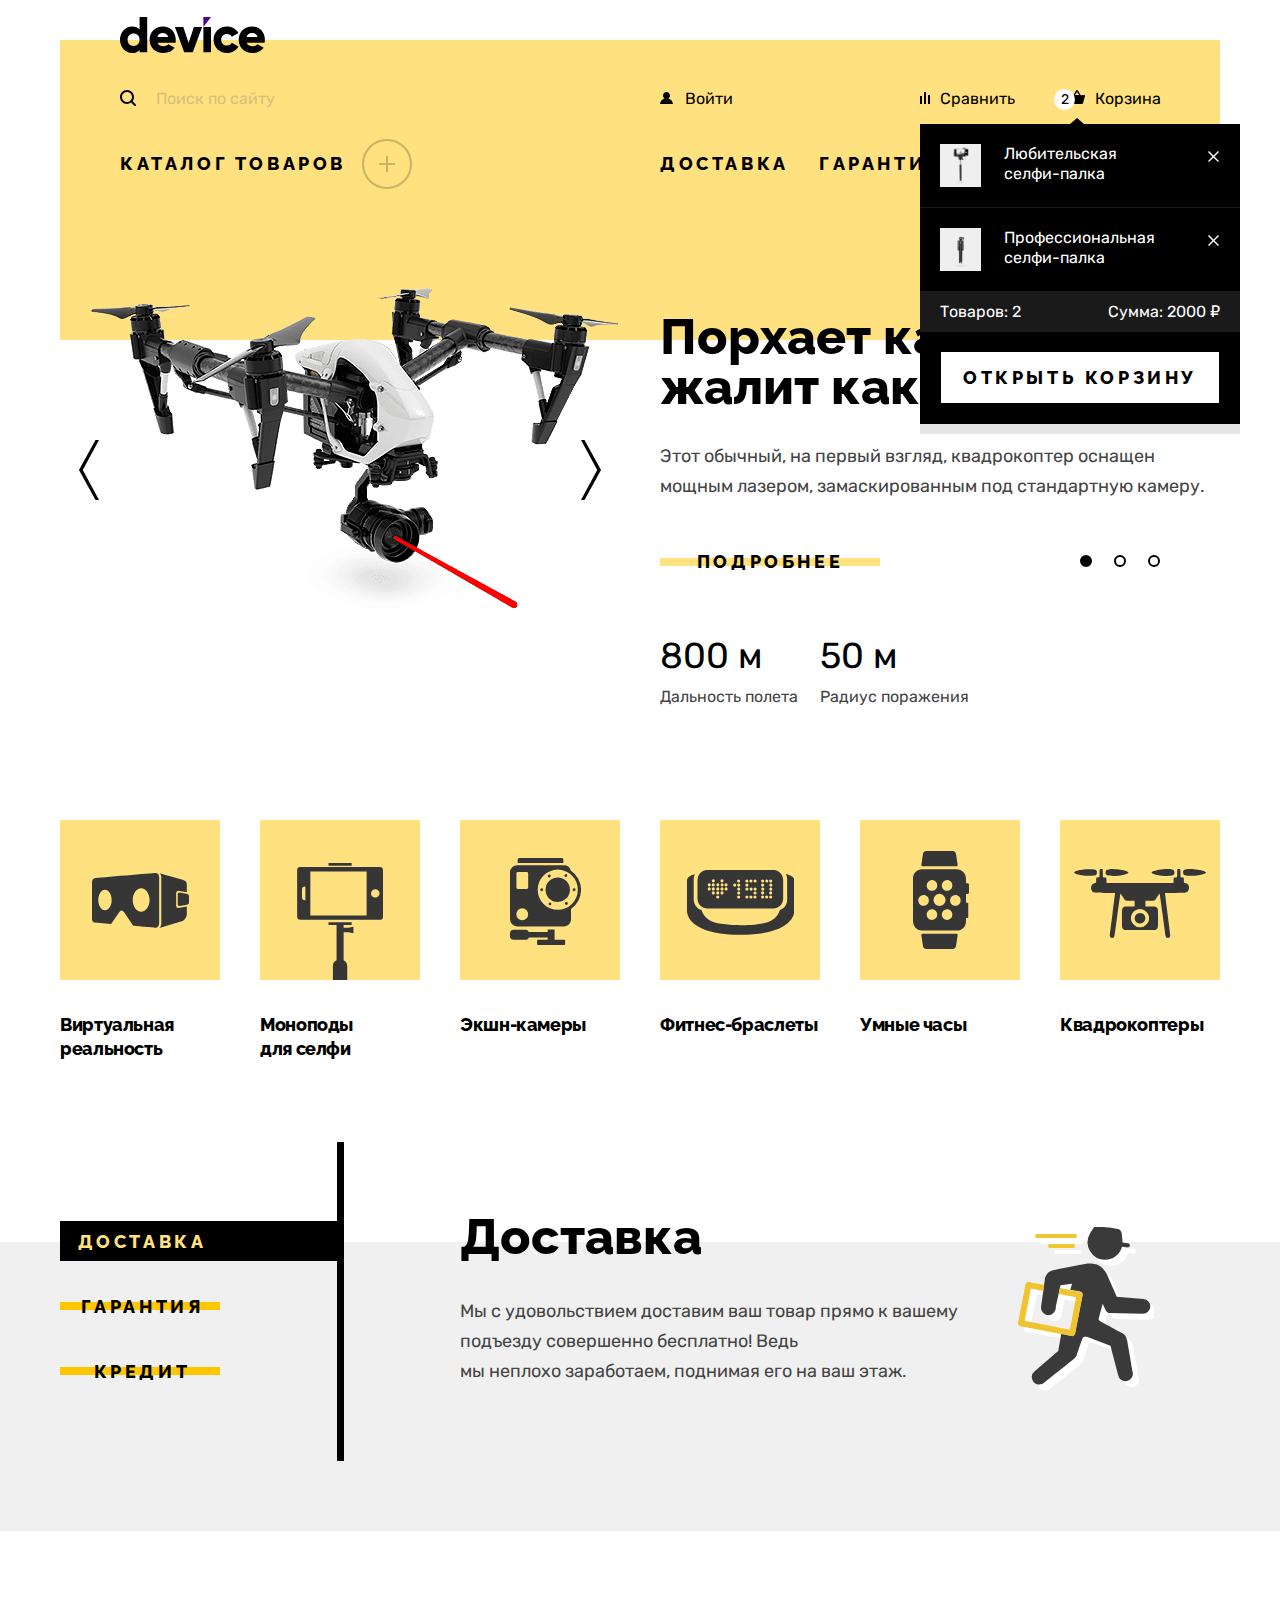
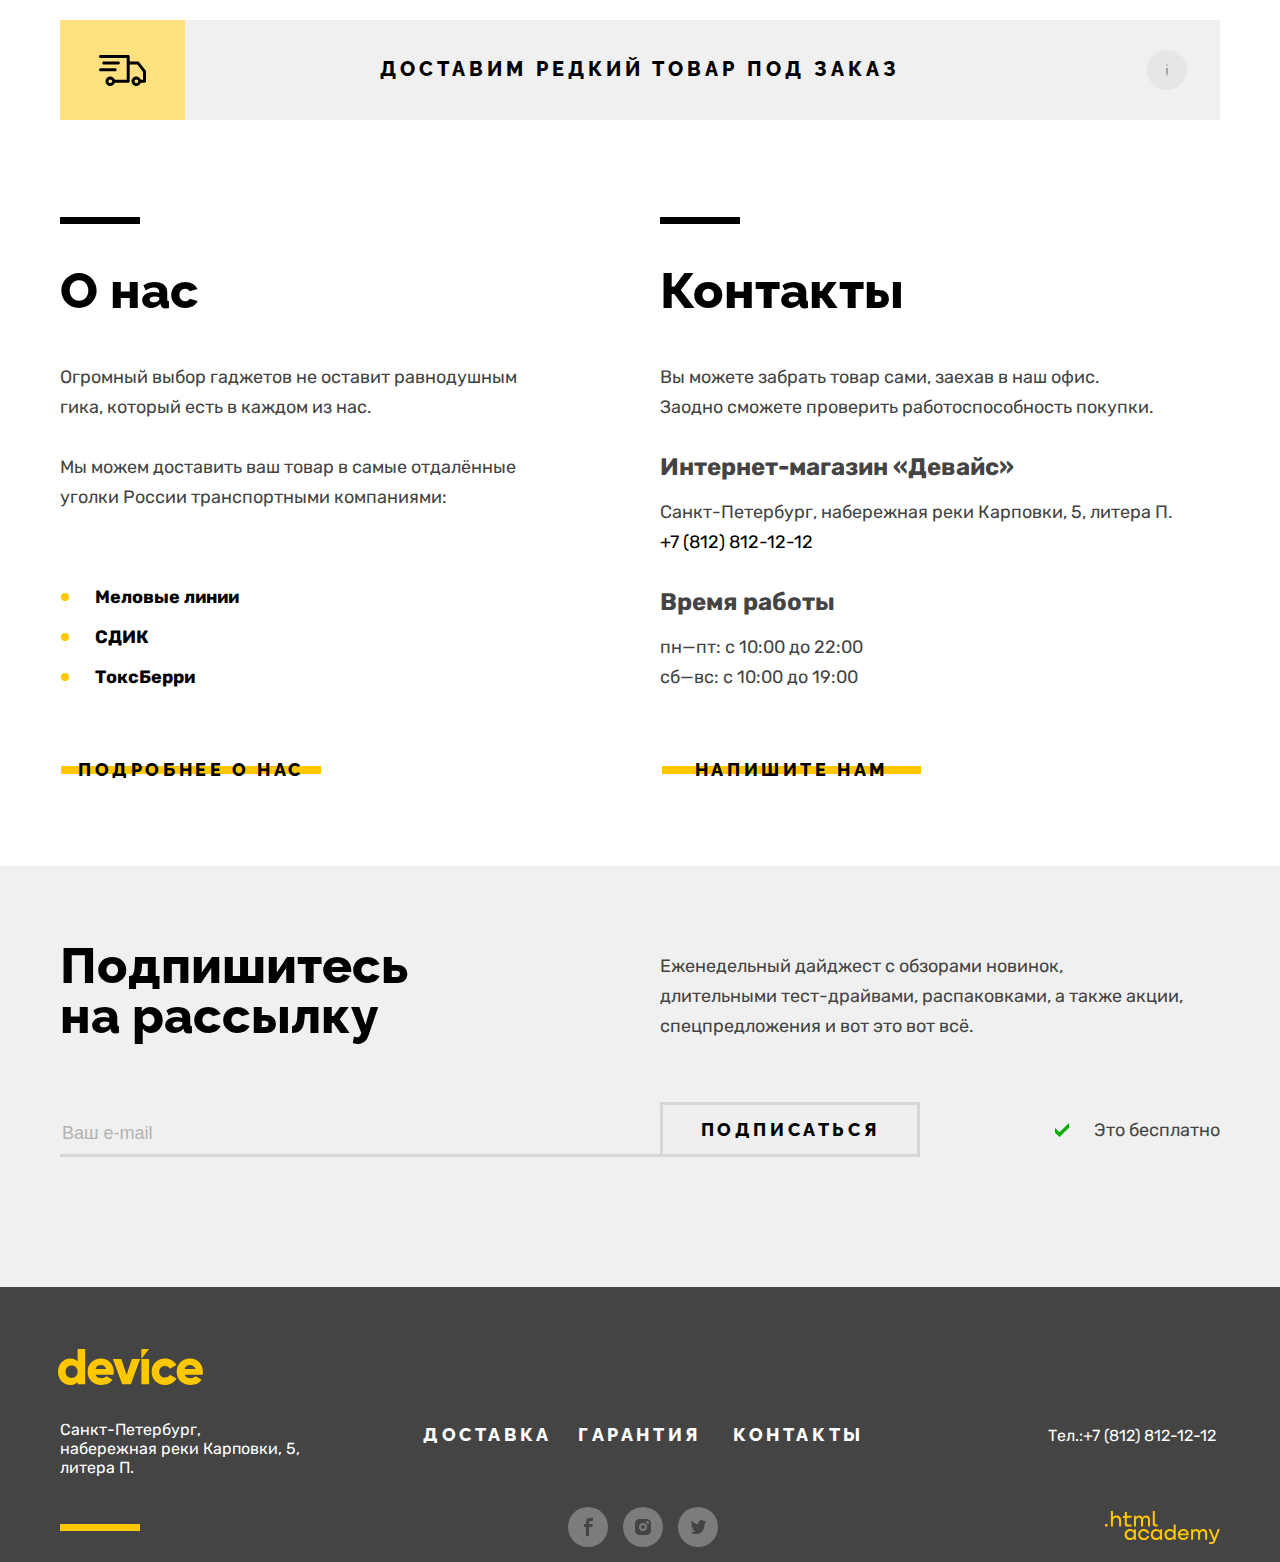
<file: index.html>
<!DOCTYPE html>
<html lang="ru">
  <head>
    <meta charset="utf-8">
    <title>HTML Academy: Девайс</title>
    <link rel="stylesheet" href="styles/styles.css">
    <link rel="icon" href="favicon.ico">
    <link rel="icon" type="image/png" sizes="16x16" href="img/favicon.png">
  </head>
  <body>
    <header class="page-header header-index">
      <div class="header-container">
        <a class="header-logo" href="index.html"><img class="logo" src="img/logo.svg" width="145" height="36" alt="device"></a>
        <nav class="navigation">
          <ul class="navigation-list small">
            <li class="navigation-item">
              <form class="navigation-form" action="https://echo.htmlacademy.ru/" method="get">
                <input class="navigation-search" type="search" name="search" placeholder="Поиск по сайту">
                <button class="button-search" type="submit">Найти</button>
              </form>
            </li>
            <li class="navigation-item">
              <a class="navigation-link login" href="#">
                <svg class="navigation-icon" aria-hidden="true" focusable="false" width="13" height="12" xmlns="http://www.w3.org/2000/svg"><path d="M0 12h13c-.2-2.6-2.1-4.8-4.7-5.5 1-.6 1.7-1.7 1.7-3C10 1.6 8.4 0 6.5 0S3 1.6 3 3.5c0 1.3.7 2.4 1.7 3C2.1 7.2.2 9.4 0 12Z"/></svg>
                Войти
              </a>
            </li>
            <li class="navigation-item">
              <a class="navigation-link compare" href="#">
                <svg class="navigation-icon" aria-hidden="true" focusable="false" width="10" height="12" xmlns="http://www.w3.org/2000/svg"><path d="M6 0H4v12h2V0ZM2 4H0v8h2V4ZM10 3H8v9h2V3Z"/></svg>
                Сравнить
              </a>
            </li>
            <li class="navigation-item">
              <a class="navigation-link cart" href="#">
                <div class="number-cart">
                  <span class="cart-number">2</span>
                </div>
                <svg class="navigation-icon" aria-hidden="true" focusable="false" width="16" height="14" xmlns="http://www.w3.org/2000/svg"><path d="m15.3 5-3.5.2L8.6.3C8.5.1 8.2 0 8 0c-.2 0-.5.1-.6.3L4.2 5.2H.7c-.4 0-.7.3-.7.7v.2l1.9 6.8c.2.7.7 1.1 1.4 1.1h9.4c.7 0 1.2-.4 1.4-1.1L16 6v-.2c0-.4-.3-.8-.7-.8ZM8 1.9l2.2 3.2H5.9L8 1.9Z"/></svg>
                Корзина
              </a>
              <div class="pop-cart pop-active">
                <h2 class="visually-hidden">Корзина</h2>
                <div class="pop-cart-content">
                  <ul class="cart-list">
                    <li class="cart-list-item">
                      <a class="cart-list-link" href="">
                        <img class="cart-prod" width="41" height="43" src="img/product/product-1.jpg" alt="Любительская селфи-палка">
                        Любительская<br>селфи-палка
                      </a>
                      <button type="button" class="cart-del">
                        <span class="visually-hidden">Удалить товар</span>
                        <svg class="cart-delete" aria-hidden="true" focusable="false" width="11" height="11" xmlns="http://www.w3.org/2000/svg"><path d="M11 1L10 0L5.5 4.5L1 0L0 1L4.5 5.5L0 10L1 11L5.5 6.5L10 11L11 10L6.5 5.5L11 1Z"/></svg>
                      </button>
                    </li>
                    <li class="cart-list-item">
                      <a class="cart-list-link" href="">
                        <img class="cart-prod" width="41" height="43" src="img/product/product-2.jpg" alt="Профессиональная селфи-палка">
                        Профессиональная селфи-палка
                      </a>
                      <button type="button" class="cart-del">
                        <span class="visually-hidden">Удалить товар</span>
                        <svg class="cart-delete" aria-hidden="true" focusable="false" width="11" height="11" xmlns="http://www.w3.org/2000/svg"><path d="M11 1L10 0L5.5 4.5L1 0L0 1L4.5 5.5L0 10L1 11L5.5 6.5L10 11L11 10L6.5 5.5L11 1Z"/></svg>
                      </button>
                    </li>
                  </ul>
                  <div class="cart-total">
                    <span class="cart-total-text">Товаров: 2</span>
                    <span class="cart-total-text">Сумма: 2000 ₽</span>
                  </div>
                  <div class="cart-open">
                    <a class="open-cart">Открыть корзину</a>
                  </div>
                </div>
              </div>
            </li>
          </ul>
          <ul class="navigation-list large">
            <li class="navigation-item">
              <a class="navigation-link small-catalog" href="catalog.html">
                Каталог товаров
                <span class="catalog-button"></span>
              </a>
              <div class="pop-catalog">
                <ul class="subcatalog">
                  <li class="subcatalog-item">
                    <a class="subcatalog-link" href="#">Виртуальная реальность</a>
                  </li>
                  <li class="subcatalog-item">
                    <a class="subcatalog-link" href="#">Моноподы для селфи</a>
                  </li>
                  <li class="subcatalog-item">
                    <a class="subcatalog-link" href="#">Экшн-камеры</a>
                  </li>
                  <li class="subcatalog-item">
                    <a class="subcatalog-link" href="#">Фитнес-браслеты</a>
                  </li>
                  <li class="subcatalog-item">
                    <a class="subcatalog-link" href="#">Умные часы</a>
                  </li>
                  <li class="subcatalog-item">
                    <a class="subcatalog-link" href="#">Квадрокоптеры</a>
                  </li>
                </ul>
              </div>
            </li>
            <li class="navigation-item">
              <a class="navigation-link" href="#">Доставка</a>
            </li>
            <li class="navigation-item">
              <a class="navigation-link" href="#">Гарантия</a>
            </li>
            <li class="navigation-item">
              <a class="navigation-link" href="#">Контакты</a>
            </li>
          </ul>
        </nav>
      </div>
    </header>
    <main class="main-container main-index">
      <div class="page-container">
        <h1 class="visually-hidden">Интернет-магазин «Device»</h1>
        <section class="slider">
          <h2 class="visually-hidden">Лучшие товары</h2>
          <ol class="slider-pagination">
            <li class="slider-pagination-item slider-item-current">
              <img class="slider-image" src="img/sider/slider-1.png" width="560" height="560" alt="Товар 1">
                <div class="slider-control">
                  <button class="slider-button slider-prev" type="button">
                    <span class="visually-hidden">Предыдущее фото</span>
                  </button>
                  <button class="slider-button slider-next" type="button">
                    <span class="visually-hidden">Следующее фото</span>
                  </button>
                </div>
              <div class="slider-content">
                <span class="number-slide">01</span>
                <h2 class="slider-slogan">Порхает как бабочка,
                  жалит как пчела!</h2>
                <p class="slider-text">Этот обычный, на первый взгляд, квадрокоптер оснащен мощным лазером, замаскированным под стандартную камеру.</p>
                <div class="slider-link-button">
                  <a class="slider-link button" href="#">Подробнее</a>
                  <ol class="slider-list">
                    <li class="slider-list-item">
                      <button class="slider-pagination-button slider-pagination-button-current" type="button">
                        <span class="visually-hidden">Товар 1</span>
                      </button>
                    </li>
                    <li class="slider-list-item">
                      <button class="slider-pagination-button" type="button">
                        <span class="visually-hidden">Товар 2</span>
                      </button>
                    </li>
                    <li class="slider-list-item">
                      <button class="slider-pagination-button" type="button">
                        <span class="visually-hidden">Товар 3</span>
                      </button>
                    </li>
                  </ol>
                </div>
                <dl class="slider-specifications">
                  <dt class="slider-term">Дальность полета</dt>
                  <dd class="slider-definition">800 м</dd>
                  <dt class="slider-term">Радиус поражения</dt>
                  <dd class="slider-definition">50 м</dd>
                </dl>
              </div>
            </li>
            <li class="slider-pagination-item">
              <img class="slider-image" src="img/sider/slider-2.png" width="560" height="560" alt="Товар 2">
              <div class="slider-content">
                <h2 class="slider-slogan">Худеем правильно!</h2>
                <p class="slider-text">Мотивирующие фитнес-браслеты помогут найти в себе силы не пропускать занятия и соблюдать диету.</p>
                <div class="slider-link-button">
                  <a class="slider-link button" href="#">Подробнее</a>
                  <ol class="slider-list">
                    <li class="slider-list-item">
                      <button class="slider-pagination-button" type="button">
                        <span class="visually-hidden">Товар 1</span>
                      </button>
                    </li>
                    <li class="slider-list-item">
                      <button class="slider-pagination-button slider-pagination-button-current" type="button">
                        <span class="visually-hidden">Товар 2</span>
                      </button>
                    </li>
                    <li class="slider-list-item">
                      <button class="slider-pagination-button" type="button">
                        <span class="visually-hidden">Товар 3</span>
                      </button>
                    </li>
                  </ol>
                </div>
                <dl class="slider-specifications">
                  <dt class="slider-term">Без подзарядки</dt>
                  <dd class="slider-definition">48 часов</dd>
                </dl>
              </div>
            </li>
            <li class="slider-pagination-item">
              <img class="slider-image" src="img/sider/slider-3.png" width="560" height="560" alt="Товар 3">
              <div class="slider-content">
                <h2 class="slider-slogan">Делай селфи, как Бен Стиллер! </h2>
                <p class="slider-text">Самая длинная палка для селфи доступна в нашем магазине. Восемь (Восемь, Карл!) метров длиной и весом всего 5 кг.</p>
                <div class="slider-link-button">
                  <a class="slider-link button" href="#">Подробнее</a>
                  <ol class="slider-list">
                    <li class="slider-list-item">
                      <button class="slider-pagination-button" type="button">
                        <span class="visually-hidden">Товар 1</span>
                      </button>
                    </li>
                    <li class="slider-list-item">
                      <button class="slider-pagination-button" type="button">
                        <span class="visually-hidden">Товар 2</span>
                      </button>
                    </li>
                    <li class="slider-list-item">
                      <button class="slider-pagination-button slider-pagination-button-current" type="button">
                        <span class="visually-hidden">Товар 3</span>
                      </button>
                    </li>
                  </ol>
                </div>
                <dl class="slider-specifications">
                  <dt class="slider-term">Длина палки</dt>
                  <dd class="slider-definition">8,5 м</dd>
                  <dt class="slider-term">Вес палки</dt>
                  <dd class="slider-definition">5 кг</dd>
                  <dt class="slider-term">Материал</dt>
                  <dd class="slider-definition">Карбон</dd>
                </dl>
              </div>
            </li>
          </ol>
        </section>
        <section class="products">
          <h2 class="visually-hidden">Типы товаров</h2>
          <ul class="products-list">
            <li class="products-item">
              <a class="products-link" href="#">
                <svg class="products-icon vr" aria-hidden="true" focusable="false" width="97" height="55" xmlns="http://www.w3.org/2000/svg"><path d="M84.13 32.64V20c0-1.3 1.05-2.37 2.34-2.37l8.32 1.58v-8.19c0-2.36-1.7-3.43-4.2-4.27L67.4.17c1.62 1.4 1.9 2.04 1.9 4.4v45.21c0 2.36-.46 4.07-1.97 5.21l23.26-7.07c2.4-.83 4.2-4.21 4.2-6.57v-7.91l-8.32 1.57a2.35 2.35 0 0 1-2.34-2.37Z"/><path d="m95.13 20.98-7.6-1.45c-1 0-1.82.83-1.82 1.86v9.86c0 1.03.81 1.86 1.82 1.86l7.6-1.43c1.15-.42 1.82-.83 1.82-1.86v-6.99c0-1.02-.76-1.5-1.82-1.85ZM67.17 4.48c0-5.08-4.23-4.46-4.23-4.46S5.84 4.74 2.84 5.14C-.16 5.55 0 9.54 0 9.54V45.8c0 3.74 2.6 3.75 2.6 3.75l16.48 1.4L27.2 39.3s1.11-1.83 2.5-1.83c1.4 0 2.44 1.86 2.44 1.86l9.06 13.52s18.9 1.91 22.52 1.91c3.63 0 3.44-5.02 3.44-5.02V4.48ZM12.98 37.2c-3.7 0-6.7-4.6-6.7-10.27 0-5.68 3-10.28 6.7-10.28s6.7 4.6 6.7 10.28c0 5.67-3 10.27-6.7 10.27Zm36.16 1.43c-4.66 0-8.44-5.24-8.44-11.7 0-6.47 3.78-11.7 8.44-11.7s8.44 5.23 8.44 11.7c0 6.46-3.78 11.7-8.44 11.7Z"/></svg>
                Виртуальная реальность</a>
            </li>
            <li class="products-item">
              <a class="products-link" href="#">
                <svg class="products-icon monopod" aria-hidden="true" focusable="false" width="86" height="117" xmlns="http://www.w3.org/2000/svg"><g><path d="M82.82 4.01H3.33A3.19 3.19 0 0 0 .14 7.2V53.6a3.19 3.19 0 0 0 3.19 3.2h79.5A3.19 3.19 0 0 0 86 53.6V7.2A3.19 3.19 0 0 0 82.82 4ZM8.4 37.24h-.22a3.19 3.19 0 0 1-3.2-3.2v-7.28a3.19 3.19 0 0 1 3.2-3.18h.22v13.66ZM69.62 52.4H13.34v-44h56.28v44Zm8.78-17.86a4.15 4.15 0 1 1 0-8.29 4.15 4.15 0 0 1 0 8.3ZM54.65 0H31.5v2.76h23.15V0ZM46.6 64.86V61.9h8.05v-2.76H31.5v2.76h8.04v35.24a6.07 6.07 0 0 0-3.63 5.56V117h14.33v-14.3c0-2.5-1.5-4.63-3.63-5.56v-28h4.8l5.04 1.22v-6.71l-5.05 1.21h-4.8Z"></path></g><defs><clipPath><path d="M0 0h86v117H0z"></path></clipPath></defs></svg>
                Моноподы для&nbsp;селфи</a>
            </li>
            <li class="products-item">
              <a class="products-link" href="#">
                <svg class="products-icon cam" aria-hidden="true" focusable="false" width="71" height="87" xmlns="http://www.w3.org/2000/svg"><g><path d="M53.35 1.49c0-.74-.58-1.49-1.31-1.49H9.05c-.73 0-1.38.75-1.38 1.49v3.52h45.68V1.5ZM54.2 81.8h-9.6V71.44h-6.95v2.5H18.77a3.49 3.49 0 0 0-3.18-2.15H3.56A3.59 3.59 0 0 0 0 75.31v3.02a3.55 3.55 0 0 0 3.56 3.48h12.03c1.52 0 2.8-.9 3.27-2.33h18.79v2.33h-9.52c-.53 0-1.01.44-1.01.97v3.17c0 .54.48 1.05 1.01 1.05H54.2c.53 0 .93-.51.93-1.05v-3.17c0-.53-.4-.97-.93-.97ZM60.67 12.39a7.04 7.04 0 0 0-6.77-5.05H7.15A7.1 7.1 0 0 0 0 14.36v46.9a7.18 7.18 0 0 0 7.15 7.12h46.74c3.9 0 7.13-3.2 7.13-7.12V50.92a23.3 23.3 0 0 0-.36-38.52ZM12.24 62.15a5.91 5.91 0 1 1 .02-11.82 5.91 5.91 0 0 1-.02 11.82Zm5.96-32.6c0 .78-.64 1.42-1.42 1.42H7.84c-.78 0-1.42-.64-1.42-1.42V15.39c0-.79.64-1.43 1.42-1.43h8.94c.78 0 1.42.64 1.42 1.43v14.16Zm29.56 22.3a20.1 20.1 0 0 1-20.05-20.12 20.1 20.1 0 0 1 20.05-20.12 20.1 20.1 0 0 1 20.06 20.13 20.1 20.1 0 0 1-20.06 20.12Z"></path><path d="M47.76 43.96a12.2 12.2 0 0 0 12.19-12.23 12.2 12.2 0 0 0-12.19-12.22 12.2 12.2 0 0 0-12.19 12.22 12.2 12.2 0 0 0 12.2 12.23ZM31.56 33.17a1.44 1.44 0 1 0 0-2.87 1.44 1.44 0 0 0 0 2.87ZM63.96 33.17a1.44 1.44 0 1 0 0-2.87 1.44 1.44 0 0 0 0 2.87ZM39.1 19.43a1.44 1.44 0 1 0 0-2.87 1.44 1.44 0 0 0 0 2.87ZM56.41 46.91a1.43 1.43 0 1 0 0-2.86 1.43 1.43 0 0 0 0 2.86ZM55.7 19a1.44 1.44 0 1 0 0-2.87 1.44 1.44 0 0 0 0 2.87ZM39.83 47.34a1.44 1.44 0 1 0 0-2.87 1.44 1.44 0 0 0 0 2.87Z"></path></g><defs><clipPath><path d="M0 0h71v87H0z"></path></clipPath></defs></svg>
                Экшн-камеры</a>
            </li>
            <li class="products-item">
              <a class="products-link" href="#">
                <svg class="products-icon f-b" aria-hidden="true" focusable="false" width="107" height="65" xmlns="http://www.w3.org/2000/svg"><g><path d="M98.97 4.07a10.4 10.4 0 0 1 1.2 4.82V30c0 4.62-3.09 8.53-7.24 9.9-1.33 4-3.78 7.86-8.05 10.44-8.68 5.23-31.12 4.83-31.2 4.83-.08 0-22.51.4-31.19-4.83a18.73 18.73 0 0 1-8.04-10.28 10.5 10.5 0 0 1-7.76-10.06V8.9c0-1.69.43-3.28 1.14-4.69C4.17 5.1 0 6.92 0 10.43v29.99c0 10.25 11.84 24.43 53.66 24.43 41.82 0 53.65-14.18 53.65-24.43V10.43c0-3.68-4.57-5.49-8.34-6.36Z"></path><path d="M20.56 38.46h65.52c5.57 0 10.08-4.51 10.08-10.08V9.93c0-5.56-4.51-10.07-10.08-10.07H20.56A10.08 10.08 0 0 0 10.5 9.93v18.45c0 5.57 4.5 10.08 10.07 10.08Zm63.13-29a1.57 1.57 0 1 1 0 3.15 1.57 1.57 0 0 1 0-3.14Zm0 4.05a1.57 1.57 0 1 1 0 3.13 1.57 1.57 0 0 1 0-3.13Zm0 4.04a1.57 1.57 0 1 1 0 3.13 1.57 1.57 0 0 1 0-3.13Zm0 3.82a1.57 1.57 0 1 1 0 3.14 1.57 1.57 0 0 1 0-3.14Zm0 4.04a1.57 1.57 0 1 1 0 3.14 1.57 1.57 0 0 1 0-3.14ZM79.66 9.47a1.57 1.57 0 1 1 0 3.13 1.57 1.57 0 0 1 0-3.13Zm0 15.94a1.57 1.57 0 1 1 0 3.14 1.57 1.57 0 0 1 0-3.14ZM75.62 9.47a1.57 1.57 0 1 1 0 3.14 1.57 1.57 0 0 1 0-3.14Zm0 4.04a1.57 1.57 0 1 1 0 3.14 1.57 1.57 0 0 1 0-3.14Zm0 4.04a1.57 1.57 0 1 1 0 3.13 1.57 1.57 0 0 1 0-3.13Zm0 3.82a1.57 1.57 0 1 1 0 3.14 1.57 1.57 0 0 1 0-3.14Zm0 4.04a1.57 1.57 0 1 1 0 3.14 1.57 1.57 0 0 1 0-3.14ZM67.96 9.47a1.57 1.57 0 1 1 0 3.13 1.57 1.57 0 0 1 0-3.13Zm0 8.08a1.57 1.57 0 1 1 0 3.13 1.57 1.57 0 0 1 0-3.13Zm0 3.88a1.57 1.57 0 1 1 0 3.13 1.57 1.57 0 0 1 0-3.13Zm0 3.98a1.57 1.57 0 1 1 0 3.14 1.57 1.57 0 0 1 0-3.14ZM63.94 9.47a1.57 1.57 0 1 1 0 3.14 1.57 1.57 0 0 1 0-3.14Zm0 8.08a1.57 1.57 0 1 1 0 3.13 1.57 1.57 0 0 1 0-3.13Zm0 7.86a1.57 1.57 0 1 1 0 3.14 1.57 1.57 0 0 1 0-3.14ZM59.89 9.47a1.57 1.57 0 1 1 0 3.14 1.57 1.57 0 0 1 0-3.14Zm0 4.04a1.57 1.57 0 1 1 0 3.14 1.57 1.57 0 0 1 0-3.14Zm0 4.04a1.57 1.57 0 1 1 0 3.14 1.57 1.57 0 0 1 0-3.14Zm0 7.86a1.57 1.57 0 1 1 0 3.14 1.57 1.57 0 0 1 0-3.14Zm-8.3-15.94a1.57 1.57 0 1 1 0 3.14 1.57 1.57 0 0 1 0-3.14Zm0 4.04a1.57 1.57 0 1 1 0 3.13 1.57 1.57 0 0 1 0-3.13Zm0 4.04a1.57 1.57 0 1 1 0 3.13 1.57 1.57 0 0 1 0-3.13Zm0 3.88a1.57 1.57 0 1 1 .01 3.13 1.57 1.57 0 0 1 0-3.13Zm0 3.98a1.57 1.57 0 1 1 0 3.14 1.57 1.57 0 0 1 0-3.14Zm-4.03-11.9a1.57 1.57 0 1 1 0 3.13 1.57 1.57 0 0 1 0-3.13Zm-8.5-.21a1.57 1.57 0 1 1 0 3.14 1.57 1.57 0 0 1 0-3.15Zm0 4.03a1.57 1.57 0 1 1 0 3.14 1.57 1.57 0 0 1 0-3.14Zm-4.04-8.08a1.57 1.57 0 1 1 0 3.14 1.57 1.57 0 0 1 0-3.14Zm0 4.04a1.57 1.57 0 1 1 0 3.14 1.57 1.57 0 0 1 0-3.13Zm0 4.04a1.57 1.57 0 1 1 0 3.14 1.57 1.57 0 0 1 0-3.14Zm0 4.04a1.57 1.57 0 1 1 0 3.14 1.57 1.57 0 0 1 0-3.14Zm-4.26-8.08a1.57 1.57 0 1 1 0 3.14 1.57 1.57 0 0 1 0-3.13Zm0 4.04a1.57 1.57 0 1 1 0 3.14 1.57 1.57 0 0 1 0-3.14Zm0 4.04a1.57 1.57 0 1 1 0 3.14 1.57 1.57 0 0 1 0-3.14Zm0 4.04a1.57 1.57 0 1 1 0 3.14 1.57 1.57 0 0 1 0-3.14ZM26.3 9.25a1.57 1.57 0 1 1 0 3.15 1.57 1.57 0 0 1 0-3.15Zm0 4.04a1.57 1.57 0 1 1 0 3.15 1.57 1.57 0 0 1 0-3.15Zm0 4.04a1.57 1.57 0 1 1 0 3.14 1.57 1.57 0 0 1 0-3.14Zm0 4.04a1.57 1.57 0 1 1 0 3.15 1.57 1.57 0 0 1 0-3.15Zm-4.04-8.08a1.57 1.57 0 1 1 0 3.15 1.57 1.57 0 0 1 0-3.15Zm0 4.04a1.57 1.57 0 1 1 0 3.14 1.57 1.57 0 0 1 0-3.14Z"></path></g></svg>
                Фитнес-браслеты</a>
            </li>
            <li class="products-item">
              <a class="products-link" href="smart-watch.html">
                <svg class="products-icon s-w" aria-hidden="true" focusable="false" width="56" height="98" xmlns="http://www.w3.org/2000/svg"><g><path d="M54.5 32.2h-1.52v-4.64a9.16 9.16 0 0 0-9.08-9.19H9.08c-5 0-9.08 4.13-9.08 9.19v42.86a9.16 9.16 0 0 0 9.08 9.19H43.9c5 0 9.08-4.13 9.08-9.19v-3.41h1.52c.41 0 .75-.34.75-.76V52.47a.76.76 0 0 0-.76-.77h-1.51v-8.79h1.52c.83 0 1.5-.68 1.5-1.53v-7.65c0-.84-.67-1.53-1.5-1.53Zm-20.42-3.11c2.93 0 5.3 2.4 5.3 5.36a5.33 5.33 0 0 1-5.3 5.35c-2.92 0-5.3-2.4-5.3-5.35a5.33 5.33 0 0 1 5.3-5.36Zm-15.13 0c2.92 0 5.3 2.4 5.3 5.36a5.33 5.33 0 0 1-5.3 5.35c-2.93 0-5.3-2.4-5.3-5.35a5.33 5.33 0 0 1 5.3-5.36ZM5.3 49.39a5.33 5.33 0 0 1 5.3-5.35c2.92 0 5.3 2.4 5.3 5.36a5.33 5.33 0 0 1-5.3 5.36c-2.93 0-5.3-2.4-5.3-5.36Zm13.64 19.5c-2.92 0-5.3-2.4-5.3-5.35a5.33 5.33 0 0 1 5.3-5.36c2.93 0 5.3 2.4 5.3 5.36a5.33 5.33 0 0 1-5.3 5.35Zm1.5-19.9a6.09 6.09 0 0 1 6.05-6.12 6.09 6.09 0 0 1 6.06 6.12 6.09 6.09 0 0 1-6.06 6.13 6.1 6.1 0 0 1-6.05-6.13Zm13.64 19.9c-2.92 0-5.3-2.4-5.3-5.35a5.33 5.33 0 0 1 5.3-5.36c2.93 0 5.3 2.4 5.3 5.36a5.33 5.33 0 0 1-5.3 5.35Zm8.3-14.13c-2.92 0-5.3-2.4-5.3-5.36a5.33 5.33 0 0 1 5.3-5.36c2.93 0 5.3 2.4 5.3 5.36a5.33 5.33 0 0 1-5.3 5.36ZM9.65 15.31h33.68c.85 0 1.44-.68 1.3-1.51l-1.6-10.77A3.68 3.68 0 0 0 39.5 0H13.47a3.68 3.68 0 0 0-3.51 3.03L8.34 13.8c-.12.83.46 1.51 1.3 1.51ZM43.33 82.67H9.65c-.85 0-1.43.68-1.3 1.52l1.6 10.76a3.68 3.68 0 0 0 3.52 3.03h26.04a3.68 3.68 0 0 0 3.51-3.02l1.62-10.77a1.28 1.28 0 0 0-1.3-1.52Z"/></g><defs><clipPath><path d="M0 0h56v98H0z"/></clipPath></defs></svg>
                Умные часы</a>
            </li>
            <li class="products-item">
              <a class="products-link" href="quadrocopters.html">
                <svg class="products-icon qc" aria-hidden="true" focusable="false" width="132" height="69" xmlns="http://www.w3.org/2000/svg"><g><path d="M12.05.26C6.51.75 1.84 1.86.58 2.93c-.73.62-.73.62-.24 1.16C1 4.8 4.06 5.73 7.6 6.32c4 .67 12.51.7 13.72.05 1.22-.66 1.63-1.41 1.63-2.98 0-1.62-.62-2.41-2.22-2.85C19.27.15 14.94 0 12.05.26ZM25.77.49c-.13.28-.25 2.1-.25 4.11 0 4.06.15 3.78-2.2 3.93l-1.03.08-.25 5.09-1.2.28c-2.57.67-3.99 2.6-3.78 5.3.13 1.92 1.03 3.34 2.58 4.08 1.1.52 1.47.54 11.24.54 5.55 0 10.14.08 10.19.18.05.13-1.1 9.4-2.58 20.64-1.44 11.23-2.68 21-2.7 21.67C35.72 68 36.6 69 38.12 69c1.24 0 2.01-.64 2.32-1.9.13-.52 1.5-10.34 3.02-21.83a727.78 727.78 0 0 1 2.94-20.86c.1 0 1.08 1.4 2.2 3.13 2.93 4.63 2.4 4.32 7.63 4.32h4.36v5.63l-5.14.08c-4.72.07-5.2.12-5.88.61-1.57 1.16-1.62 1.42-1.62 10.98 0 9.53.02 9.79 1.52 11.05l.85.7H81.7l.85-.7c1.5-1.26 1.52-1.52 1.52-11.05 0-9.56-.05-9.82-1.63-10.98-.67-.49-1.16-.54-5.88-.61l-5.13-.08v-5.63h4.36c5.23 0 4.7.3 7.63-4.32a25.53 25.53 0 0 1 2.2-3.13c.07 0 1.42 9.4 2.94 20.86 1.52 11.5 2.89 21.31 3.01 21.83.31 1.26 1.09 1.9 2.33 1.9 1.52 0 2.4-1 2.34-2.62-.02-.67-1.26-10.44-2.7-21.67a902.33 902.33 0 0 1-2.58-20.64c.05-.1 4.64-.18 10.19-.18 9.77 0 10.13-.02 11.24-.54 1.55-.74 2.45-2.16 2.58-4.08a4.75 4.75 0 0 0-3.8-5.3L110 13.7l-.26-5.09-1.03-.08c-2.34-.15-2.2.13-2.2-3.93 0-2-.12-3.83-.25-4.11-.2-.36-.54-.49-1.37-.49-.61 0-1.23.13-1.42.3-.2.21-.3 1.47-.3 3.94 0 2.47-.1 3.73-.31 3.93-.18.18-.9.31-1.65.31-1.63 0-1.66.05-1.66 3.11v2.29H32.48v-2.29c0-3.06-.02-3.1-1.65-3.1-.75 0-1.47-.14-1.65-.32-.2-.2-.31-1.46-.31-3.93s-.1-3.73-.3-3.93C28.37.13 27.75 0 27.13 0c-.82 0-1.16.13-1.37.49ZM68.62 40.6c2.89.9 5.39 3.4 6.16 6.17.44 1.54.31 4.21-.28 5.78a10.23 10.23 0 0 1-4.57 4.94c-1.29.64-1.75.71-3.92.71-2.16 0-2.63-.07-3.92-.71a10.22 10.22 0 0 1-4.56-4.94c-.6-1.57-.73-4.24-.29-5.78a9.58 9.58 0 0 1 6.06-6.17 7.56 7.56 0 0 1 5.32 0Z"></path><path d="M63.8 44.44c-2.04.92-3.51 3.65-3.07 5.73a5.43 5.43 0 0 0 8 3.7 5.3 5.3 0 0 0 2.44-5.78 5.38 5.38 0 0 0-5.16-4.14c-.64 0-1.62.23-2.22.49ZM36.1.15c-3.93.67-4.52 1.14-4.52 3.45 0 1.82.46 2.41 2.27 2.95 1.55.47 7.17.52 10.5.13 6.86-.82 11.32-2.54 9.7-3.75-1.27-.9-4.9-1.88-9.06-2.39-2.47-.3-8-.54-8.9-.39ZM89.48.26c-6.31.59-11.86 2.08-11.86 3.18 0 1.73 7.84 3.47 15.63 3.5 5.8 0 7.2-.64 7.2-3.34 0-1.83-.62-2.62-2.38-3.09C96.42.11 92.4 0 89.48.26ZM112.78.28c-1.78.23-3.02.77-3.43 1.5-.4.76-.31 2.9.15 3.57.93 1.3 1.65 1.46 7.07 1.46 3.66 0 5.8-.13 7.87-.49 3.53-.59 6.6-1.51 7.24-2.23.5-.54.5-.54-.23-1.16-1.34-1.13-5.96-2.18-11.92-2.67-3.48-.29-4.48-.29-6.75.02Z"></path></g></svg>
                Квадрокоптеры</a>
            </li>
          </ul>
        </section>
      </div>
        <section class="services">
          <div class="page-container">
            <dl class="services-dictionary">
              <dt class="services-term services-term-current button">Доставка</dt>
              <dd class="services-definition services-definition-current delivery">
                <h2 class="services-title">Доставка</h2>
                <p class="services-text">
                  Мы с удовольствием доставим ваш товар прямо
                  к&nbsp;вашему подъезду совершенно бесплатно! Ведь<br>
                  мы неплохо заработаем, поднимая его на ваш этаж.
                </p>
              </dd>
              <dt class="services-term button">Гарантия</dt>
              <dd class="services-definition guaranree">
                <h2 class="services-title">Гарантия</h2>
                <p class="services-text">Если из-за возгорания купленного у нас товара у вас
                сгорит дом — не переживайте, мы выдадим вам новый.
                Товар, не дом, конечно же.
                </p>
              </dd>
              <dt class="services-term button">Кредит</dt>
              <dd class="services-definition credit">
                <h2 class="services-title">Кредит</h2>
                <p class="services-text">
                  Залезть в долговую яму стало проще! Кредитные консультанты подберут для вас наиболее выгодные условия кредита. Выгодные для банка, разумеется.
                </p>
              </dd>
            </dl>
          </div>
        </section>
      <div class="page-container">
        <a class="rare-commodity" href="#">
          <svg class="rare-delivery" aria-hidden="true" focusable="false" width="47" height="31" xmlns="http://www.w3.org/2000/svg"><g><path d="m46.7 15.4-6.5-8.2c-.3-.4-.7-.6-1.2-.6h-8.3V1.5C30.7.7 30 0 29.2 0H1.5C.7 0 0 .7 0 1.5S.7 3 1.5 3h26.2V24.7H15.8c-.6-1.9-2.4-3.3-4.5-3.3-2.6 0-4.8 2.2-4.8 4.8 0 2.6 2.2 4.8 4.8 4.8 2.1 0 3.9-1.4 4.5-3.3h13.4c.8 0 1.5-.7 1.5-1.5V9.6h7.6l5.7 7.3v7.9h-2.2c-.6-1.9-2.4-3.3-4.5-3.3-2.6 0-4.8 2.2-4.8 4.8 0 2.6 2.1 4.8 4.8 4.8 2.1 0 3.9-1.4 4.5-3.3h3.7c.8 0 1.5-.7 1.5-1.5v-9.9c0-.4-.1-.7-.3-1ZM11.3 28c-1 0-1.8-.8-1.8-1.8s.8-1.8 1.8-1.8 1.8.8 1.8 1.8-.9 1.8-1.8 1.8Zm26.1 0c-1 0-1.8-.8-1.8-1.8s.8-1.8 1.8-1.8 1.8.8 1.8 1.8-.9 1.8-1.8 1.8Z"/><path d="M19.4 9.6c.8 0 1.5-.7 1.5-1.5s-.7-1.5-1.5-1.5H4.8c-.8 0-1.5.7-1.5 1.5S4 9.6 4.8 9.6h14.6ZM17.7 14.7c0-.8-.7-1.5-1.5-1.5H1.5c-.8 0-1.5.7-1.5 1.5s.7 1.5 1.5 1.5h14.7c.8 0 1.5-.7 1.5-1.5Z"/></g><defs><clipPath><path d="M0 0h47v31H0z"/></clipPath></defs></svg>
          <p class="rare-commodity-text">Доставим редкий товар под заказ</p>
          <svg class="info" aria-hidden="true" focusable="false" width="2" height="12"  xmlns="http://www.w3.org/2000/svg"><g><path d="M2 0H0v2h2V0ZM2 4H0v8h2V4Z"/></g></svg>
        </a>
        <div class="index-columns">
          <section class="about">
            <h2 class="about-title">О нас</h2>
            <div class="about-description">
              <p class="about-text">Огромный выбор гаджетов не оставит равнодушным гика, который есть в каждом из нас.</p>
              <p class="about-text">Мы можем доставить ваш товар в самые отдалённые уголки России транспортными компаниями:</p>
            </div>
            <ul class="about-list">
              <li class="about-item">Меловые линии</li>
              <li class="about-item">СДИК</li>
              <li class="about-item">ТоксБерри</li>
            </ul>
            <a class="about-link button" href="#">Подробнее о нас</a>
          </section>

          <section class="contacts">
            <h2 class="contacts-title">Контакты</h2>
            <p class="contacts-text">
              Вы можете забрать товар сами, заехав в наш офис.
              <br>
              Заодно сможете проверить работоспособность покупки.
            </p>
            <h3 class="contacts-subtitle">Интернет-магазин «Девайс»</h3>
            <address class="contacts-address">
              <p class="address-text">Санкт-Петербург, набережная реки Карповки, 5, литера П.<br>
                <a class="contacts-phone" href="tel:88128121212">+7 (812) 812-12-12</a>
              </p>
            </address>
            <h3 class="contacts-subtitle">Время работы</h3>
            <ul class="contacts-schedule">
              <li class="contacts-schedule-item">пн—пт: с 10:00 до 22:00</li>
              <li class="contacts-schedule-item">сб—вс: с 10:00 до 19:00</li>
            </ul>
            <a class="contacts-link button" href="#">Напишите нам</a>
          </section>
        </div>
      </div>
        <section class="mailing">
          <div class="page-container">
            <div class="mailing-content">
              <h2 class="mailing-title">Подпишитесь на&nbsp;рассылку</h2>
              <p class="mailing-text">
                Еженедельный дайджест с обзорами новинок,
                <br>
                длительными тест-драйвами, распаковками, а также акции,
                <br>
                спецпредложения и вот это вот всё.
              </p>
              <form class="mailing-form" action="https://echo.htmlacademy.ru/" method="post">
                <input class="mailing-mail" type="email" name="email" placeholder="Ваш e-mail">
                <button class="mailing-subscribe" type="submit"> Подписаться</button>
                <p class="free">Это бесплатно</p>
              </form>
            </div>
          </div>
        </section>
    </main>
    <footer class="page-footer">
      <div class="footer-container">
        <img class="logo-footer" width="145" height="36" src="img/logo-2.svg" alt="device">
        <div class="page-footer-container">
          <section class="footer-address">
            <h2 class="visually-hidden">Адрес</h2>
            <address class="address-footer">
              <p class="footer-address-text">Санкт-Петербург, набережная реки Карповки, 5, литера П.</p>
            </address>
          </section>
          <section class="footer-navigation">
            <h2 class="visually-hidden">Сервисы</h2>
            <ul class="footer-info-list">
              <li class="footer-info-item">
                <a class="footer-info-link" href="#">Доставка</a>
              </li>
              <li class="footer-info-item">
                <a class="footer-info-link" href="#">Гарантия</a>
              </li>
              <li class="footer-info-item">
                <a class="footer-info-link" href="#">Контакты</a>
              </li>
            </ul>
            <h2 class="visually-hidden">Социальные сети</h2>
            <ul class="footer-social-list">
              <li class="footer-social-item">
                <a class="social-button" href="https://www.facebook.com/htmlacademy">
                  <svg class="social-icon" aria-hidden="true" focusable="false" width="9" height="18" xmlns="http://www.w3.org/2000/svg"><path d="M6.5 3H9V0H5.6C2.8 0 2 1.7 2 4.2V6H0v3h2v9h3V9h3.3l.6-3H5V4.5C5 3.7 5.3 3 6.5 3Z"/></svg>
                  <span class="visually-hidden">Facebook</span>
                </a>
              </li>
              <li class="footer-social-item">
                <a class="social-button" href="https://www.instagram.com/htmlacademy/">
                  <svg class="social-icon" aria-hidden="true" focusable="false" width="16" height="16"  xmlns="http://www.w3.org/2000/svg"><path d="M8 10a2 2 0 1 0 0-4 2 2 0 0 0 0 4Z"/><path d="M14.7 1.3c-.9-.9-2-1.3-3.4-1.3H4.7C1.9 0 0 1.9 0 4.7v6.6c0 1.4.4 2.6 1.4 3.4.9.9 2 1.3 3.3 1.3h6.6c1.4 0 2.6-.4 3.4-1.3.8-.9 1.3-2 1.3-3.4V4.7c0-1.4-.4-2.6-1.3-3.4ZM8 12.1c-2.2 0-4.1-1.8-4.1-4.1S5.8 3.9 8 3.9c2.2 0 4.1 1.8 4.1 4.1s-1.9 4.1-4.1 4.1Zm4.6-7.4c-.7 0-1.3-.5-1.3-1.3s.5-1.3 1.3-1.3c.7 0 1.3.6 1.3 1.3 0 .7-.6 1.3-1.3 1.3Z"/></svg>
                  <span class="visually-hidden">Instagram</span>
                </a>
              </li>
              <li class="footer-social-item">
                <a class="social-button" href="https://twitter.com/htmlacademy_ru">
                  <svg class="social-icon" aria-hidden="true" focusable="false" width="15" height="14" xmlns="http://www.w3.org/2000/svg"><g><path d="M9.7.1c1.5-.5 2.6.3 3.2 1.1.5-.2 1.1-.4 1.7-.6 0 .8-.5 1.4-.8 1.6.7.2 1.2-.4 1.2-.4-.1.9-.9 1.7-1.4 1.9-.2 6.3-2.8 10.4-8.9 10.3h-.4C4 14 .6 13.6 0 12.2c2 .2 3.4-.4 4.1-1.1-.8-.3-2.4-.4-2.6-2.8.3.2.5.3 1.1.2C1.5 7.7.3 7 .4 5c.3.3.9.5 1.2.4C1 5.2-.2 2.3.8.8c1.6 1.7 3.3 3.4 6.3 3.5.2-2.1 1-3.5 2.6-4.2Z"/></g><defs><clipPath><path d="M0 0h15v14H0z"/></clipPath></defs></svg>
                  <span class="visually-hidden">Twitter</span>
                </a>
              </li>
            </ul>
          </section>
          <section class="footer-contacts">
            <h2 class="visually-hidden">Контакты</h2>
            <a class="footer-phone" href="tel:88128121212">Тел.:+7 (812) 812-12-12</a>
            <a class="htmlacademy" href="https://htmlacademy.ru/">
              <svg class="htmla" aria-hidden="true" focusable="false" width="115" height="34" xmlns="http://www.w3.org/2000/svg"><path d="M0 12.9v2.6h2.5v-2.6H0ZM11.6 4.5c-1.6 0-2.8.7-3.6 1.7h-.1V0h-2v15.5h2v-5.3c0-2.1 1.3-3.6 3.3-3.6 1.8 0 2.9 1.4 2.9 3.2v5.7h2V9.4c.1-3-1.8-4.9-4.5-4.9ZM26.6 4.8h-4.8V1.1h-2v3.8h-1.9v2h1.9v6c0 1.7 1 2.7 2.7 2.7h4.1v-2h-3.7c-.7 0-1.1-.4-1.1-1.1V6.8h4.8v-2ZM41.1 4.6c-1.6 0-2.9.8-3.5 2.1h-.1c-.6-1.2-1.8-2.1-3.4-2.1-1.4 0-2.5.8-3.1 1.8h-.1V4.8H29v10.6h2V10c0-2 1-3.5 2.6-3.5 1.5 0 2.4 1 2.4 2.6v6.3h2V9.8c0-2.4 1.4-3.3 2.6-3.3 1.5 0 2.4 1 2.4 2.6v6.3h2V8.9c.1-2.5-1.4-4.3-3.9-4.3ZM47.8 12.7c0 1.7 1 2.7 2.8 2.7h2v-2h-1.7c-.7 0-1.1-.4-1.1-1.1V0h-2v12.7ZM28.9 19.7c-.9-1.1-2.2-1.8-3.9-1.8-3.1 0-5.4 2.3-5.4 5.6s2.3 5.6 5.4 5.6c1.8 0 3-.8 3.8-1.9h.1v1.6h2V18.2h-2v1.5Zm-3.6 7.4c-2.2 0-3.6-1.6-3.6-3.6s1.4-3.6 3.6-3.6 3.6 1.6 3.6 3.6c0 1.9-1.4 3.6-3.6 3.6ZM44.2 22c-.5-2.4-2.6-4.1-5.4-4.1-3.4 0-5.6 2.5-5.6 5.6 0 3.1 2.2 5.6 5.6 5.6 2.8 0 4.9-1.8 5.4-4.2h-2.1c-.4 1.3-1.7 2.3-3.3 2.3-2.2 0-3.6-1.6-3.6-3.6s1.4-3.6 3.6-3.6c1.6 0 2.8 1 3.3 2.2h2.1V22ZM55.1 19.7c-.9-1.1-2.2-1.8-3.9-1.8-3.1 0-5.4 2.3-5.4 5.6s2.3 5.6 5.4 5.6c1.8 0 3-.8 3.8-1.9h.1v1.6h2V18.2h-2v1.5Zm-3.6 7.4c-2.2 0-3.6-1.6-3.6-3.6s1.4-3.6 3.6-3.6 3.6 1.6 3.6 3.6c0 1.9-1.5 3.6-3.6 3.6ZM68.7 19.8c-.9-1.1-2.2-1.9-3.9-1.9-3.1 0-5.4 2.3-5.4 5.6s2.2 5.6 5.4 5.6c1.7 0 3-.8 3.8-1.8h.1v1.5h2V13.4h-2v6.4Zm-3.6 7.3c-2.2 0-3.6-1.6-3.6-3.6s1.4-3.6 3.6-3.6 3.6 1.6 3.6 3.6c-.1 2-1.5 3.6-3.6 3.6ZM78.3 17.9c-3.3 0-5.5 2.5-5.5 5.6 0 3 2.1 5.6 5.5 5.6 2.5 0 4.5-1.3 5.2-3.6h-2.1c-.5 1-1.6 1.6-3 1.6-1.9 0-3.3-1.3-3.4-2.9h8.8c.2-3.6-2-6.3-5.5-6.3Zm0 1.9c1.7 0 3 1 3.3 2.6h-6.5c.3-1.5 1.5-2.6 3.2-2.6ZM98.2 17.9c-1.6 0-2.9.8-3.6 2h-.1c-.6-1.2-1.8-2-3.4-2-1.4 0-2.5.7-3.1 1.8v-1.5h-1.9v10.6h2v-5.4c0-2 1-3.4 2.6-3.5 1.5 0 2.4 1 2.4 2.6v6.3h2v-5.6c0-2.4 1.4-3.3 2.6-3.3 1.5 0 2.4 1 2.4 2.6v6.3h2v-6.5c.1-2.6-1.4-4.4-3.9-4.4ZM109.4 27l-3.6-8.9h-2.2l4.8 11.6c-.3.9-.7 1.2-1.7 1.2h-2.5v2h2.5c1.8 0 2.8-.8 3.5-2.6l4.7-12.2h-2.1l-3.4 8.9Z"/></svg>
            </a>
          </section>
        </div>
      </div>
    </footer>
    <div class="modal-window modal-no-active">
      <div class="modal modal-delivery">
        <button class="modal-close" type="button">
          <span class="visually-hidden">Закрыть</span>
        </button>
        <div class="modal-delivery-content">
          <h2 class="modal-title">Доставка под заказ</h2>
          <form class="modal-delivery-form" action="https://echo.htmlacademy.ru/" method="post">
            <div class="modal-delivery-form-div">
              <p class="modal-delivery-title">Ваше имя:</p>
              <label class="modal-delivery-form-label">
                <input class="modal-delivery-input modal-delivery-input-name" type="text" name="name" placeholder="Имя Фамилия">
              </label>
              <span class="label-inscription label-inscription-name">Пожалуйста, представьтесь</span>
            </div>
            <div class="modal-delivery-form-div">
              <p class="modal-delivery-title">Ваш e-mail:</p>
              <label class="modal-delivery-form-label">
                <input class="modal-delivery-input modal-delivery-input-mail" type="email" name="mail" placeholder="example@mail.ru">
              </label>
              <span class="label-inscription">Забавный у вас адрес</span>
            </div>
            <div class="modal-delivery-form-div">
              <p class="modal-delivery-title">Что нужно привезти:</p>
              <label class="modal-delivery-form-label">
                <input class="modal-delivery-input modal-delivery-input-composition" type="text" name="composition" placeholder="В свободной форме">
              </label>
            </div>
            <div class="modal-delivery-form-div">
              <p class="modal-delivery-title">Количество:</p>
              <div class="modal-total-info">
                <svg class="total-info" aria-hidden="true" focusable="false" width="2" height="12"  xmlns="http://www.w3.org/2000/svg"><g><path d="M2 0H0v2h2V0ZM2 4H0v8h2V4Z"/></g></svg>
                <p class="total-info-text">Постараемся найти, сколько нужно. Привезём сколько получится по требованиям к&nbsp;провозу багажа.
                </p>
              </div>
              <button class="modal-total modal-total-minus button" type="button">
                <span class="visually-hidden">Убавить</span>
                <svg class="modal-total-icon" aria-hidden="true" focusable="false" width="16" height="16" xmlns="http://www.w3.org/2000/svg"><path d="M16 7H0V9H16V7Z"/></svg>
              </button>
              <label class="modal-delivery-form-label">
                <input class="modal-delivery-input modal-delivery-input-total" type="number" name="total" value="1" min="1" max="99">
              </label>
              <button class="modal-total modal-total-plus button" type="button">
                <span class="visually-hidden">Прибавить</span>
                <svg class="modal-total-icon" aria-hidden="true" focusable="false" width="16" height="16" xmlns="http://www.w3.org/2000/svg"><path d="M16 7H9V0H7v7H0v2h7v7h2V9h7V7Z"/></svg>
              </button>
            </div>
            <button class="modal-delivery-button button" type="submit">Отправить</button>
          </form>
        </div>
      </div>
    </div>
  </body>
</html>
</file>
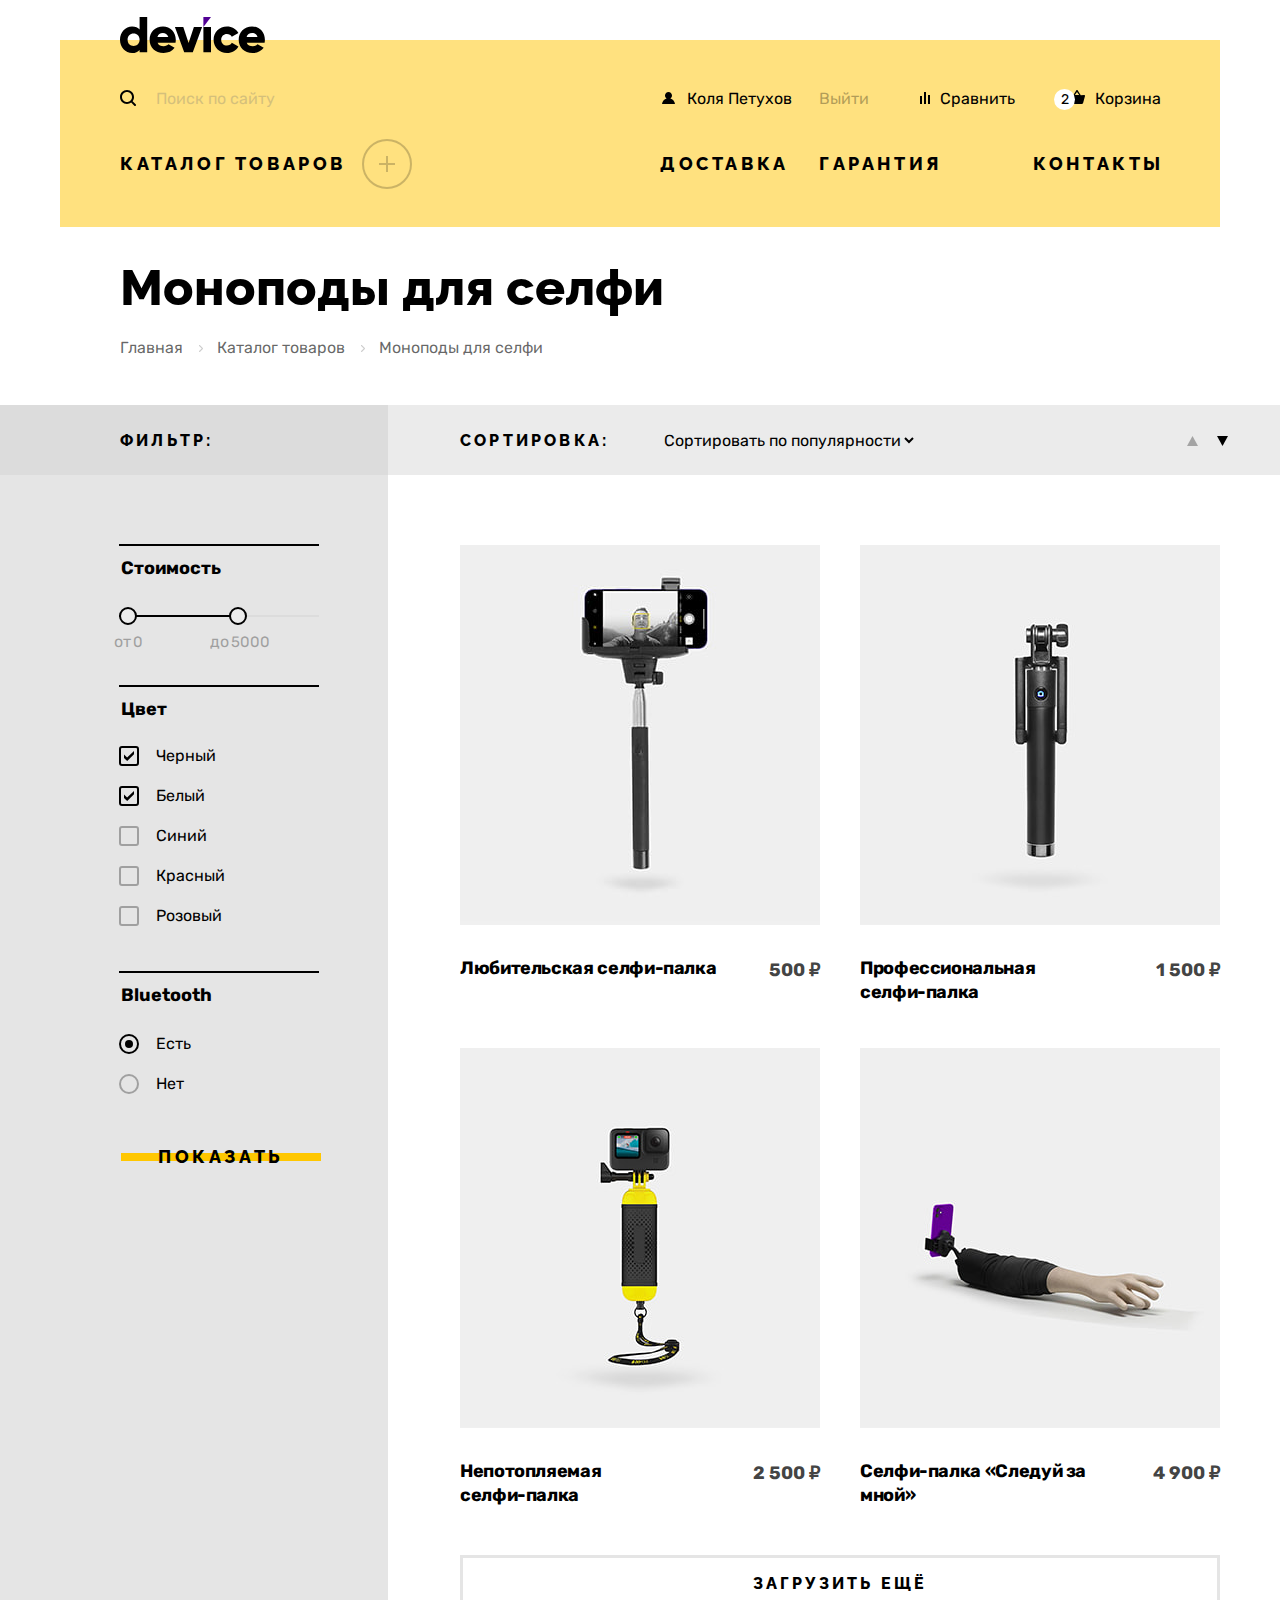
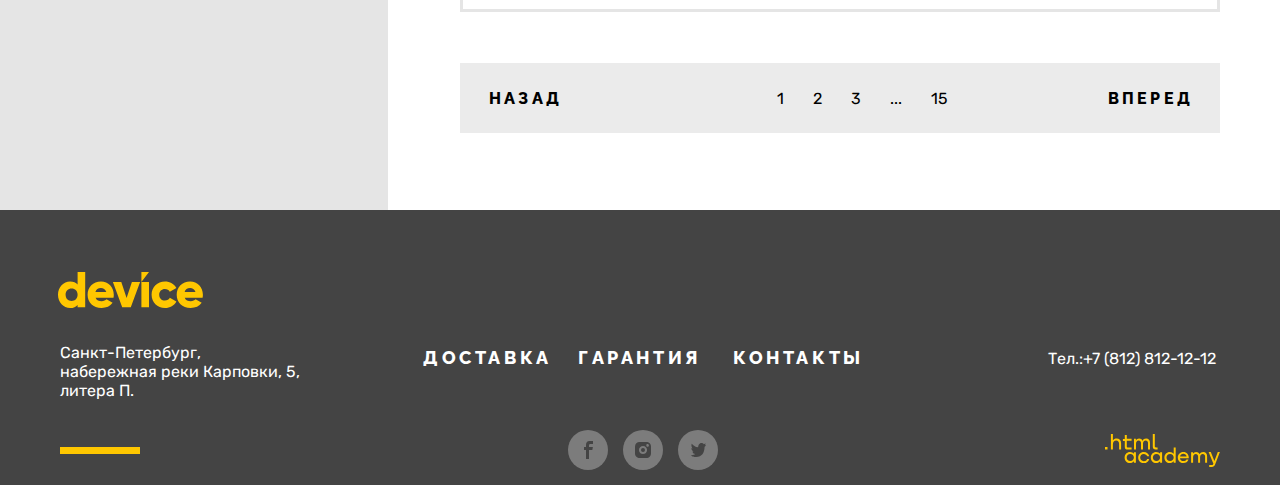
<file: catalog.html>
<!DOCTYPE html>
<html lang="ru">
  <head>
    <meta charset="utf-8">
    <title>HTML Academy: Девайс</title>
    <link rel="stylesheet" href="styles/styles.css">
    <link rel="icon" href="favicon.ico">
    <link rel="icon" type="image/png" sizes="16x16" href="img/favicon.png">
  </head>
  <body>
    <header class="page-header header-inner">
      <div class="header-container">
        <a class="header-logo" href="index.html"><img class="logo" src="img/logo.svg" width="145" height="36" alt="device"></a>
        <nav class="navigation">
          <ul class="navigation-list small">
            <li class="navigation-item">
              <form class="navigation-form" action="https://echo.htmlacademy.ru/" method="get">
                <input class="navigation-search" type="search" name="search" placeholder="Поиск по сайту">
                <button class="button-search" type="submit">Найти</button>
              </form>
            </li>
            <li class="navigation-item">
              <a class="navigation-link login" href="#">
                <svg class="navigation-icon" aria-hidden="true" focusable="false" width="13" height="12" xmlns="http://www.w3.org/2000/svg"><path d="M0 12h13c-.2-2.6-2.1-4.8-4.7-5.5 1-.6 1.7-1.7 1.7-3C10 1.6 8.4 0 6.5 0S3 1.6 3 3.5c0 1.3.7 2.4 1.7 3C2.1 7.2.2 9.4 0 12Z"/></svg>
                <span class="user-name">Коля Петухов</span>
              </a>
              <a class="navigation-link out">Выйти</a>
            </li>
            <li class="navigation-item">
              <a class="navigation-link compare" href="#">
                <svg class="navigation-icon" aria-hidden="true" focusable="false" width="10" height="12" xmlns="http://www.w3.org/2000/svg"><path d="M6 0H4v12h2V0ZM2 4H0v8h2V4ZM10 3H8v9h2V3Z"/></svg>
                Сравнить
              </a>
            </li>
            <li class="navigation-item">
              <a class="navigation-link cart" href="#">
                <div class="number-cart">
                  <span class="cart-number">2</span>
                </div>
                <svg class="navigation-icon" aria-hidden="true" focusable="false" width="16" height="14" xmlns="http://www.w3.org/2000/svg"><path d="m15.3 5-3.5.2L8.6.3C8.5.1 8.2 0 8 0c-.2 0-.5.1-.6.3L4.2 5.2H.7c-.4 0-.7.3-.7.7v.2l1.9 6.8c.2.7.7 1.1 1.4 1.1h9.4c.7 0 1.2-.4 1.4-1.1L16 6v-.2c0-.4-.3-.8-.7-.8ZM8 1.9l2.2 3.2H5.9L8 1.9Z"/></svg>
                Корзина
              </a>
            </li>
          </ul>
          <ul class="navigation-list large">
            <li class="navigation-item">
              <a class="navigation-link small-catalog" href="catalog.html">
                Каталог товаров
                <span class="catalog-button"></span>
              </a>
              <div class="pop-catalog">
                <ul class="subcatalog">
                  <li class="subcatalog-item">
                    <a class="subcatalog-link" href="#">Виртуальная реальность</a>
                  </li>
                  <li class="subcatalog-item">
                    <a class="subcatalog-link" href="#">Моноподы для селфи</a>
                  </li>
                  <li class="subcatalog-item">
                    <a class="subcatalog-link" href="#">Экшн-камеры</a>
                  </li>
                  <li class="subcatalog-item">
                    <a class="subcatalog-link" href="#">Фитнес-браслеты</a>
                  </li>
                  <li class="subcatalog-item">
                    <a class="subcatalog-link" href="#">Умные часы</a>
                  </li>
                  <li class="subcatalog-item">
                    <a class="subcatalog-link" href="#">Квадрокоптеры</a>
                  </li>
                </ul>
              </div>
            </li>
            <li class="navigation-item">
              <a class="navigation-link" href="#">Доставка</a>
            </li>
            <li class="navigation-item">
              <a class="navigation-link" href="#">Гарантия</a>
            </li>
            <li class="navigation-item">
              <a class="navigation-link" href="#">Контакты</a>
            </li>
          </ul>
        </nav>
      </div>
    </header>
    <main class="main-container main-inner">
      <div class="page-container">
        <header class="inner-header">
          <h1 class="inner-header-title visually-hidden">Каталог</h1>
          <h2 class="catalog-title">Моноподы для селфи</h2>
          <ul class="breadcrumbs">
            <li class="breadcrumbs-item">
              <a class="breadcrumbs-link" href="index.html">Главная</a>
            </li>
            <li class="breadcrumbs-item">
              <a class="breadcrumbs-link" href="catalog.html">Каталог товаров</a>
            </li>
            <li class="breadcrumbs-item">
              <a class="breadcrumbs-link">Моноподы для селфи</a>
            </li>
          </ul>
        </header>
      </div>
        <div class="catalog">
          <aside class="catalog-filters">
            <h2 class="visually-hidden" hidden>Список товаров с фильтрами</h2>
            <div class="filters">
              <div class="filter">
                <p class="filters-text">Фильтр:</p>
              </div>
              <form class="catalog-filter" action="https://echo.htmlacademy.ru/" method="get">
                <fieldset class="catalog-filter-group">
                  <legend class="catalog-filter-title">Стоимость</legend>
                  <div class="range">
                    <div class="range-scale">
                      <div class="range-bar" style="width: 119px;">
                        <button class="range-toggle toggle-min" type="button">
                          <span class="visually-hidden">Изменить минимальную стоимость.</span>
                        </button>
                        <button class="range-toggle toggle-max" type="button">
                          <span class="visually-hidden">Изменить максимальную стоимость.</span>
                        </button>
                      </div>
                    </div>
                    <div class="range-inputs">
                      <label class="catalog-filter-label">
                        от <input class="catalog-range-input" type="number" value="0" name="min-price">
                      </label>
                      <label class="catalog-filter-label">
                        до <input class="catalog-range-input" type="number" value="5000" name="max-price">
                      </label>
                    </div>
                  </div>
                </fieldset>
                <fieldset class="catalog-filter-group">
                  <legend class="catalog-filter-title">Цвет</legend>
                  <ul class="catalog-filter-list">
                    <li class="catalog-filter-item">
                      <label class="control">
                        <input class="control-input visually-hidden" type="checkbox" name="black" checked>
                        <span class="control-mark">
                          <svg class="filter-tick" aria-hidden="true" focusable="false" width="10" height="10" xmlns="http://www.w3.org/2000/svg"><path d="M10 0L3.1 6.6L0 3.6V6.9L3.2 10L10 3.3V0Z"/></svg>
                        </span>
                        <span class="control-label">Черный</span>
                      </label>
                    </li>
                    <li class="catalog-filter-item">
                      <label class="control">
                        <input class="control-input visually-hidden" type="checkbox" name="white" checked>
                        <span class="control-mark">
                          <svg class="filter-tick" aria-hidden="true" focusable="false" width="10" height="10" xmlns="http://www.w3.org/2000/svg"><path d="M10 0L3.1 6.6L0 3.6V6.9L3.2 10L10 3.3V0Z"/></svg>
                        </span>
                        <span class="control-label">Белый</span>
                      </label>
                    </li>
                    <li class="catalog-filter-item">
                      <label class="control">
                        <input class="control-input visually-hidden" type="checkbox" name="blue">
                        <span class="control-mark">
                          <svg class="filter-tick" aria-hidden="true" focusable="false" width="10" height="10" xmlns="http://www.w3.org/2000/svg"><path d="M10 0L3.1 6.6L0 3.6V6.9L3.2 10L10 3.3V0Z"/></svg>
                        </span>
                        <span class="control-label">Синий</span>
                      </label>
                    </li>
                    <li class="catalog-filter-item">
                      <label class="control">
                        <input class="control-input visually-hidden" type="checkbox" name="red">
                        <span class="control-mark">
                          <svg class="filter-tick" aria-hidden="true" focusable="false" width="10" height="10" xmlns="http://www.w3.org/2000/svg"><path d="M10 0L3.1 6.6L0 3.6V6.9L3.2 10L10 3.3V0Z"/></svg>
                        </span>
                        <span class="control-label">Красный</span>
                      </label>
                    </li>
                    <li class="catalog-filter-item">
                      <label class="control">
                        <input class="control-input visually-hidden" type="checkbox" name="pink">
                        <span class="control-mark">
                          <svg class="filter-tick" aria-hidden="true" focusable="false" width="10" height="10" xmlns="http://www.w3.org/2000/svg"><path d="M10 0L3.1 6.6L0 3.6V6.9L3.2 10L10 3.3V0Z"/></svg>
                        </span>
                        <span class="control-label">Розовый</span>
                      </label>
                    </li>
                  </ul>
                </fieldset>
                <fieldset class="catalog-filter-group">
                  <legend class="catalog-filter-title">Bluetooth</legend>
                  <ul class="catalog-filter-list">
                    <li class="catalog-filter-item">
                      <label class="control">
                        <input class="control-input visually-hidden" type="radio" name="Bluetooth-connection" value="Yes" checked>
                        <span class="control-mark"></span>
                        <span class="control-label">Есть</span>
                      </label>
                    </li>
                    <li class="catalog-filter-item">
                      <label class="control">
                        <input class="control-input visually-hidden" type="radio" name="Bluetooth-connection" value="No">
                        <span class="control-mark"></span>
                        <span class="control-label">Нет</span>
                      </label>
                    </li>
                  </ul>
                </fieldset>
                <button class="filter-button button" type="submit">Показать</button>
              </form>
            </div>
          </aside>
          <section class="catalog-products">
            <form class="sorting-type">
              <label class="sorting-text" for="sorting">Сортировка:</label>
              <select class="select-control" id="sorting" name="sorting">
                <option value="popular">Сортировать по популярности</option>
                <option value="cheap">Сортировать по цене</option>
              </select>
              <button class="visually-hidden" type="submit">Отсортировать товары</button>
              <a class="sorting-arrow sorting-arrow-up sorting-arrow-current " href="#">
                <svg class="sort-arrow" aria-hidden="true" focusable="false" width="11" height="10" xmlns="http://www.w3.org/2000/svg"><path d="M5.5 0L11 10H0"/></svg>
                <span class="visually-hidden">По возрастанию</span>
              </a>
              <a class="sorting-arrow sorting-arrow-down" href="#">
                <svg class="sort-arrow" aria-hidden="true" focusable="false" width="11" height="10" xmlns="http://www.w3.org/2000/svg"><path d="M5.5 10 0 0h11"/></svg>
                <span class="visually-hidden">По убыванию</span>
              </a>
            </form>
            <div class="catalog-list">
              <ul class="product-list">
                <li class="product-card">
                  <a class="product-card-link" href="product.html">
                    <img class="product-card-image" src="img/product/product-1.jpg" width="360" height="380" alt="Любительская селфи-палка">
                    <div class="product-card-info">
                      <h3 class="product-card-title">Любительская селфи-палка</h3>
                      <b class="product-card-price">500 ₽</b>
                    </div>
                    <div class="product-card-button button">Подробнее</div>
                  </a>
                </li>
                <li class="product-card">
                  <a class="product-card-link" href="#">
                    <img class="product-card-image" src="img/product/product-2.jpg" width="360" height="380" alt="Профессиональная селфи-палка">
                    <div class="product-card-info">
                      <h3 class="product-card-title">Профессиональная<br>селфи-палка</h3>
                      <b class="product-card-price">1 500 ₽</b>
                    </div>
                    <div class="product-card-button button">Подробнее</div>
                  </a>
                </li>
                <li class="product-card">
                  <a class="product-card-link" href="#">
                    <img class="product-card-image" src="img/product/product-3.jpg" width="360" height="380" alt="Непотопляемая селфи-палка">
                    <div class="product-card-info">
                      <h3 class="product-card-title">Непотопляемая<br>селфи-палка</h3>
                      <b class="product-card-price">2 500 ₽</b>
                    </div>
                    <div class="product-card-button button">Подробнее</div>
                  </a>
                </li>
                <li class="product-card">
                  <a class="product-card-link" href="#">
                    <img class="product-card-image" src="img/product/product-4.jpg" width="360" height="380" alt="Селфи-палка «Следуй за мной»">
                    <div class="product-card-info">
                      <h3 class="product-card-title">Селфи-палка «Следуй за мной»</h3>
                      <b class="product-card-price">4 900 ₽</b>
                    </div>
                    <div class="product-card-button button">Подробнее</div>
                  </a>
                </li>
              </ul>
              <a class="show-more" href="#">Загрузить ещё</a>
              <ul class="pagination">
                <li class="pagination-item">
                  <a class="pagination-link pagination-link-button pagination-prev">
                    <span class="pagination-text">Назад</span>
                  </a>
                </li>
                <li class="pagination-item">
                  <a class="pagination-link pagination-current" href="#">1</a>
                </li>
                <li class="pagination-item">
                  <a class="pagination-link" href="#">2</a>
                </li>
                <li class="pagination-item">
                  <a class="pagination-link" href="#">3</a>
                </li>
                <li class="pagination-item">
                  <a class="pagination-link" href="#">...</a>
                </li>
                <li class="pagination-item">
                  <a class="pagination-link" href="#">15</a>
                </li>
                <li class="pagination-item">
                  <a class="pagination-link pagination-link-button pagination-next" href="#">
                    <span class="pagination-text">Вперед</span>
                  </a>
                </li>
              </ul>
            </div>
          </section>
        </div>
    </main>
    <footer class="page-footer">
      <div class="footer-container">
        <img class="logo-footer" width="145" height="36" src="img/logo-2.svg" alt="device">
        <div class="page-footer-container">
          <section class="footer-address">
            <h2 class="visually-hidden">Адрес</h2>
            <address class="address-footer">
              <p class="footer-address-text">Санкт-Петербург, набережная реки Карповки, 5, литера П.</p>
            </address>
          </section>
          <section class="footer-navigation">
            <h2 class="visually-hidden">Сервисы</h2>
            <ul class="footer-info-list">
              <li class="footer-info-item">
                <a class="footer-info-link" href="#">Доставка</a>
              </li>
              <li class="footer-info-item">
                <a class="footer-info-link" href="#">Гарантия</a>
              </li>
              <li class="footer-info-item">
                <a class="footer-info-link" href="#">Контакты</a>
              </li>
            </ul>
            <h2 class="visually-hidden">Социальные сети</h2>
            <ul class="footer-social-list">
              <li class="footer-social-item">
                <a class="social-button" href="https://www.facebook.com/htmlacademy">
                  <svg class="social-icon" aria-hidden="true" focusable="false" width="9" height="18" xmlns="http://www.w3.org/2000/svg"><path d="M6.5 3H9V0H5.6C2.8 0 2 1.7 2 4.2V6H0v3h2v9h3V9h3.3l.6-3H5V4.5C5 3.7 5.3 3 6.5 3Z"/></svg>
                  <span class="visually-hidden">Facebook</span>
                </a>
              </li>
              <li class="footer-social-item">
                <a class="social-button" href="https://www.instagram.com/htmlacademy/">
                  <svg class="social-icon" aria-hidden="true" focusable="false" width="16" height="16" xmlns="http://www.w3.org/2000/svg"><path d="M8 10a2 2 0 1 0 0-4 2 2 0 0 0 0 4Z"/><path d="M14.7 1.3c-.9-.9-2-1.3-3.4-1.3H4.7C1.9 0 0 1.9 0 4.7v6.6c0 1.4.4 2.6 1.4 3.4.9.9 2 1.3 3.3 1.3h6.6c1.4 0 2.6-.4 3.4-1.3.8-.9 1.3-2 1.3-3.4V4.7c0-1.4-.4-2.6-1.3-3.4ZM8 12.1c-2.2 0-4.1-1.8-4.1-4.1S5.8 3.9 8 3.9c2.2 0 4.1 1.8 4.1 4.1s-1.9 4.1-4.1 4.1Zm4.6-7.4c-.7 0-1.3-.5-1.3-1.3s.5-1.3 1.3-1.3c.7 0 1.3.6 1.3 1.3 0 .7-.6 1.3-1.3 1.3Z"/></svg>
                  <span class="visually-hidden">Instagram</span>
                </a>
              </li>
              <li class="footer-social-item">
                <a class="social-button" href="https://twitter.com/htmlacademy_ru">
                  <svg class="social-icon" aria-hidden="true" focusable="false" width="15" height="14" xmlns="http://www.w3.org/2000/svg"><g clip-path="url(#a)"><path d="M9.7.1c1.5-.5 2.6.3 3.2 1.1.5-.2 1.1-.4 1.7-.6 0 .8-.5 1.4-.8 1.6.7.2 1.2-.4 1.2-.4-.1.9-.9 1.7-1.4 1.9-.2 6.3-2.8 10.4-8.9 10.3h-.4C4 14 .6 13.6 0 12.2c2 .2 3.4-.4 4.1-1.1-.8-.3-2.4-.4-2.6-2.8.3.2.5.3 1.1.2C1.5 7.7.3 7 .4 5c.3.3.9.5 1.2.4C1 5.2-.2 2.3.8.8c1.6 1.7 3.3 3.4 6.3 3.5.2-2.1 1-3.5 2.6-4.2Z"/></g><defs><clipPath id="a"><path fill="#fff" d="M0 0h15v14H0z"/></clipPath></defs></svg>
                  <span class="visually-hidden">Twitter</span>
                </a>
              </li>
            </ul>
          </section>
          <section class="footer-contacts">
            <h2 class="visually-hidden">Контакты</h2>
            <a class="footer-phone" href="tel:88128121212">Тел.:+7 (812) 812-12-12</a>
            <a class="htmlacademy" href="https://htmlacademy.ru/">
              <svg class="htmla" aria-hidden="true" focusable="false" width="115" height="34" xmlns="http://www.w3.org/2000/svg"><path d="M0 12.9v2.6h2.5v-2.6H0ZM11.6 4.5c-1.6 0-2.8.7-3.6 1.7h-.1V0h-2v15.5h2v-5.3c0-2.1 1.3-3.6 3.3-3.6 1.8 0 2.9 1.4 2.9 3.2v5.7h2V9.4c.1-3-1.8-4.9-4.5-4.9ZM26.6 4.8h-4.8V1.1h-2v3.8h-1.9v2h1.9v6c0 1.7 1 2.7 2.7 2.7h4.1v-2h-3.7c-.7 0-1.1-.4-1.1-1.1V6.8h4.8v-2ZM41.1 4.6c-1.6 0-2.9.8-3.5 2.1h-.1c-.6-1.2-1.8-2.1-3.4-2.1-1.4 0-2.5.8-3.1 1.8h-.1V4.8H29v10.6h2V10c0-2 1-3.5 2.6-3.5 1.5 0 2.4 1 2.4 2.6v6.3h2V9.8c0-2.4 1.4-3.3 2.6-3.3 1.5 0 2.4 1 2.4 2.6v6.3h2V8.9c.1-2.5-1.4-4.3-3.9-4.3ZM47.8 12.7c0 1.7 1 2.7 2.8 2.7h2v-2h-1.7c-.7 0-1.1-.4-1.1-1.1V0h-2v12.7ZM28.9 19.7c-.9-1.1-2.2-1.8-3.9-1.8-3.1 0-5.4 2.3-5.4 5.6s2.3 5.6 5.4 5.6c1.8 0 3-.8 3.8-1.9h.1v1.6h2V18.2h-2v1.5Zm-3.6 7.4c-2.2 0-3.6-1.6-3.6-3.6s1.4-3.6 3.6-3.6 3.6 1.6 3.6 3.6c0 1.9-1.4 3.6-3.6 3.6ZM44.2 22c-.5-2.4-2.6-4.1-5.4-4.1-3.4 0-5.6 2.5-5.6 5.6 0 3.1 2.2 5.6 5.6 5.6 2.8 0 4.9-1.8 5.4-4.2h-2.1c-.4 1.3-1.7 2.3-3.3 2.3-2.2 0-3.6-1.6-3.6-3.6s1.4-3.6 3.6-3.6c1.6 0 2.8 1 3.3 2.2h2.1V22ZM55.1 19.7c-.9-1.1-2.2-1.8-3.9-1.8-3.1 0-5.4 2.3-5.4 5.6s2.3 5.6 5.4 5.6c1.8 0 3-.8 3.8-1.9h.1v1.6h2V18.2h-2v1.5Zm-3.6 7.4c-2.2 0-3.6-1.6-3.6-3.6s1.4-3.6 3.6-3.6 3.6 1.6 3.6 3.6c0 1.9-1.5 3.6-3.6 3.6ZM68.7 19.8c-.9-1.1-2.2-1.9-3.9-1.9-3.1 0-5.4 2.3-5.4 5.6s2.2 5.6 5.4 5.6c1.7 0 3-.8 3.8-1.8h.1v1.5h2V13.4h-2v6.4Zm-3.6 7.3c-2.2 0-3.6-1.6-3.6-3.6s1.4-3.6 3.6-3.6 3.6 1.6 3.6 3.6c-.1 2-1.5 3.6-3.6 3.6ZM78.3 17.9c-3.3 0-5.5 2.5-5.5 5.6 0 3 2.1 5.6 5.5 5.6 2.5 0 4.5-1.3 5.2-3.6h-2.1c-.5 1-1.6 1.6-3 1.6-1.9 0-3.3-1.3-3.4-2.9h8.8c.2-3.6-2-6.3-5.5-6.3Zm0 1.9c1.7 0 3 1 3.3 2.6h-6.5c.3-1.5 1.5-2.6 3.2-2.6ZM98.2 17.9c-1.6 0-2.9.8-3.6 2h-.1c-.6-1.2-1.8-2-3.4-2-1.4 0-2.5.7-3.1 1.8v-1.5h-1.9v10.6h2v-5.4c0-2 1-3.4 2.6-3.5 1.5 0 2.4 1 2.4 2.6v6.3h2v-5.6c0-2.4 1.4-3.3 2.6-3.3 1.5 0 2.4 1 2.4 2.6v6.3h2v-6.5c.1-2.6-1.4-4.4-3.9-4.4ZM109.4 27l-3.6-8.9h-2.2l4.8 11.6c-.3.9-.7 1.2-1.7 1.2h-2.5v2h2.5c1.8 0 2.8-.8 3.5-2.6l4.7-12.2h-2.1l-3.4 8.9Z"/></svg>
            </a>
          </section>
        </div>
      </div>
    </footer>
  </body>
</file>
<file: styles/styles.css>
@font-face {
  font-family: "Raleway";
  font-style: normal;
  font-weight: 800;
  src:
   url("../fonts/raleway/raleway-800.woff2") format("woff2");
  font-display: swap;
}
@font-face {
  font-family: "Rubik";
  font-style: normal;
  font-weight: 400;
  src:
   url("../fonts/rubik/rubik-400.woff2") format("woff2");
  font-display: swap;
}
@font-face {
  font-family: "Rubik";
  font-style: normal;
  font-weight: 700;
  src:
   url("../fonts/rubik/rubik-700.woff2") format("woff2");
  font-display: swap;
}
@font-face {
  font-family: "Rubik";
  font-style: normal;
  font-weight: 800;
  src:
   url("../fonts/rubik/rubik-800.woff2") format("woff2");
  font-display: swap;
}
html {
  height: 100%;
}
body{
  margin: 0;
  display: flex;
  flex-direction: column;
  min-height: 100%;
  font-family: "Rubik", sans-serif;
  font-size: 18px;
  line-height: 30px;
  color: #444444;
  min-width: 1160px;
}
.page-header a{
  text-decoration: none;
  color: #000000;
  line-height: 21px;
}
.main-inner a{
  text-decoration: none;
  color: #000000;
  line-height: 21px;
}
.main-index a{
  text-decoration: none;
  color: #000000;
}
.page-footer a{
  text-decoration: none;
  color: #000000;
  line-height: 21px;
}
.page-header{
  background: #FFE17F;
  color: #000000;
  width: 1160px;
  margin: 40px auto 0;
}
.header-index{
  padding-bottom: 161px;
}
.header-inner{
  padding-bottom: 48px;
}
.header-container{
  margin: 0 auto;
  width: 1040px;
}
.main-container {
  flex-grow: 1;
}
.main-index{
  margin-top: -150px;
}
.page-container{
  width: 1160px;
  margin: 0 auto;
}
.header-logo{
  display: block;
  width: 145px;
  margin-top: -23px;
  margin-bottom: 20px;
}
.navigation{
  display: flex;
  width: 1040px;
  margin: 0 auto;
  flex-direction: column;
}
.navigation-list{
  display: flex;
  list-style-type: none;
  margin: 0;
  padding: 0;
  align-items: center;
}
.small{
  margin-bottom: 31px;
  height: 40px;
}
.small .navigation-link{
  font-size: 16px;
  line-height: 19px;
  color: inherit;
  text-align: center;
  position: relative;
  display: block;
}
.navigation-icon{
  position: relative;
}
.small .navigation-link:hover{
  opacity: 0.6;
}
.small .navigation-link:focus{
  border: 2px solid #AF4FFF;
  box-sizing: border-box;
  border-radius: 20px;
  outline: none;
  padding: 10px 0;
}

.small .navigation-link:active{
  border: none;
  opacity: 0.3;
}
.navigation-search{
  font-family: inherit;
  font-size: 16px;
  line-height: 19px;
  background-color: transparent;
  border: none;
  outline: none;
  color: #000000;
  opacity: 0.3;
  width: 516px;
  padding: 10px 0;
  padding-left: 36px;
}
.button-search{
  display: none;
}
.button-search{
  position: absolute;
  right: 0;
  top: 1px;
  height: 40px;
  width: 160px;
  background-color: transparent;
  border: 2px solid #000000;
  border-top-right-radius: 20px;
  border-bottom-right-radius: 20px;
}
.navigation-form{
  width: 516px;
  background-image: url('../img/icons/search.svg');
  background-repeat: no-repeat;
  background-position: left;
  margin: 0;
  position: relative;
}
.navigation-search:focus{
  border: 2px solid #AF4FFF;
  box-sizing: border-box;
  border-radius: 20px;
}
.navigation-search:hover{
  opacity: 0.6;
}
.navigation-search:not(:placeholder-shown){
  border: 2px solid #000000;
  box-sizing: border-box;
  border-bottom-right-radius: 0;
  border-top-right-radius: 0;
  border-color: #000000;
  opacity: 1;
  width: 356px;
}
.navigation-search:not(:placeholder-shown) + .button-search{
  display: block;
}
.button-search:focus{
  border-color: #AF4FFF;

}
.button-search:hover{
  background-color: #000000;
  color: #FFFFFF;
}
.button-search:active{
  color: rgba(255, 255, 255, 0.3);
  border: none;
}
.login{
  width: 117px;
}
.small .navigation-item:nth-child(3){
  margin-left: 149px;
}
.compare{
  width: 136px;
}
.small .navigation-item:nth-child(4){
  margin-left: 14px;
  position: relative;
}
.cart{
  width: 131px;
  text-align: center;
  align-items: center;
}
.cart:focus .number-cart{
  margin-top: 10px;
  left: 1px;
}
.number-cart{
  display: block;
  width: 21px;
  height: 21px;
  background-color: #FFFFFF;
  border-radius: 50%;
  text-align: center;
  position: absolute;
  top: 0;
  bottom: 0;
  left: 2px;
  z-index: 1;
}
.cart-number{
  font-size: 14px;
  line-height: 17px;
}
.login .navigation-icon{
  margin-right: 12px;
  left: 4px;
}
.compare .navigation-icon{
  right: 6px;
}
.cart .navigation-icon{
  right: 6px;
}
.pop-cart{
  display: none;
  position: absolute;
  width: 320px;
  background-color: #000000;
  top: 35px;
  right: -57px;
  z-index: 3;
  box-shadow: 0px 10px 0px rgba(0, 0, 0, 0.1);
}
.pop-cart::before{
  display:block;
  position: absolute;
  content: "";
  width: 14px;
  height: 6px;
  background-image: url(../img/icons/triangle.svg);
  top: -6px;
  left: 150px;
}
.cart-list{
  display: flex;
  flex-direction: column;
  margin: 0;
  padding: 0;
  list-style-type: none;
}
.cart-list-item{
  display: flex;
  align-items: center;
  border-bottom: 1px solid rgba(255, 255, 255, 0.1);
  box-sizing: border-box;
}
.cart-list-item a{
  display: flex;
  font-size: 16px;
  line-height: 20px;
  color: #FFFFFF;
  width: 244px;
  padding: 20px;
}
.cart-list-link:focus{
  outline: none;
  color: #AF4FFF;
}
.cart-list-link:focus .cart-prod{
  border: 5px solid #AF4FFF;
  margin: -5px;
  margin-right: 18px;
}
.cart-list-link:hover{
  opacity: 0.6;
}
.cart-list-link:active{
  border: none;
  opacity: 0.3;
}
.cart-prod{
  margin-right: 23px;
}
.cart-del{
  width: 25px;
  height: 25px;
  background-color: transparent;
  position: relative;
  margin-left: 25px;
  top: -9px;
  left: -15px;
}
.cart-del:focus{
  outline: none;
  border: 2px solid #AF4FFF;
  border-radius: 50%;
}
.cart-delete{
  fill: #FFFFFF;
  position: absolute;
  top: 7px;
  left: 7px;
}
.cart-del:focus .cart-delete{
  top: 5px;
  left: 5px;
}
.cart-del:hover .cart-delete{
  fill: rgba(255, 255, 255, 0.6);
}
.cart-del:active .cart-delete{
  border: none;
  fill: rgba(255, 255, 255, 0.3);
}
.cart-total{
  display: flex;
  background-color: #1A1A1A;
  justify-content: space-between;
  padding: 0 20px;
}
.cart-total-text{
  font-size: 16px;
  line-height: 20px;
  color: #FFFFFF;
  padding-top: 10px;
  padding-bottom: 10px;
}
.cart-open{
  padding: 31px 21px;
}
.open-cart{
  font-family: "Raleway", sans-serif;
  font-size: 18px;
  line-height: 21px;
  text-align: center;
  letter-spacing: 0.2em;
  text-transform: uppercase;
  background-color: #FFFFFF;
  padding: 15px 22px;
  width: 280px;
  cursor: pointer;
}
.open-cart:focus{
  outline: none;
  border: 5px solid #AF4FFF;
  margin: -5px;
}
.large .navigation-item{
  z-index: 2;
}
.large .navigation-link{
  font-family: "Raleway", sans-serif;
  text-transform: uppercase;
  letter-spacing: 0.2em;
}
.large .navigation-link:hover{
  border-bottom: 2px solid #000000;
  padding-bottom: 8px;
}
.large .navigation-link:focus{
  border: 2px solid #AF4FFF;
  box-sizing: border-box;
  border-radius: 25px;
  padding: 14px 20px 15px;
  outline: none;
  margin-left: -22px;
  margin-right: -22px;
}
.large .navigation-link:active:not(.small-catalog){
  border: none;
  border-bottom: 2px solid #000000;
  border-radius: 0;
  padding: 0;
  padding-bottom: 8px;
  margin-left: 0;
  margin-right: 0;
  opacity: 0.3;
}
.large .navigation-item:nth-child(1){
 flex-grow: 1;
 position: relative;
}
.large .navigation-item:nth-child(2){
  width: 140px;
}
.large .navigation-item:nth-child(3){
  width: 140px;
  margin-left: 19px;
}
.large .navigation-item:nth-child(4){
  width: 140px;
  text-align: right;
  margin-left: 65px;
  margin-right: -4px;
}
.small-catalog{
  position: relative;
  z-index: 2;
}
.catalog-button{
  display: block;
  position: absolute;
  width: 50px;
  height: 50px;
  top: -14px;
  right: -66px;
  border: 2px solid #000000;
  border-radius: 50%;
  box-sizing: border-box;
  background-image: url(../img/icons/plus.svg);
  background-repeat: no-repeat;
  background-position: center;
  opacity: 0.2;
}
.small-catalog:focus .catalog-button{
  top: 0;
  right: -53px;
}
.large .navigation-link.small-catalog:hover:not(:focus){
  border-bottom: none;
}
.small-catalog:hover .catalog-button{
  background-image: url(../img/icons/minus.svg);
  opacity: 1;
  border-color: #000000;
  fill: #000000;
}
.large .small-catalog:active{
  opacity: 0.3;
  border: none;
}
.pop-catalog{
  display: none;
  position: absolute;
  top:0px;
  left: -60px;
  padding: 72px 420px 28px 60px;
  background-color: #FFE17F;
  z-index: 1;
}
.subcatalog{
  display: grid;
  grid-template-columns: repeat(3, 200px);
  grid-template-rows: repeat(3, 20px);
  grid-row-gap: 17px;
  grid-column-gap: 40px;
  padding: 0;
  margin: 0;
  font-size: 16px;
  line-height: 18px;
  list-style-type: none;
  margin-bottom: 27px;
}
.small-catalog:hover ~ .pop-catalog,
.pop-catalog:hover{
  display: block;
}
.pop-active{
  display: block;
}
.small-catalog:focus-within ~ .pop-catalog{
  display: block;
}
.subcatalog-item:nth-child(1),
.subcatalog-item:nth-child(2),
.subcatalog-item:nth-child(3){
  grid-column: 1;
}
.subcatalog-item:nth-child(4){
  grid-column: 2;
  grid-row: 1;
}
.subcatalog-item:nth-child(5){
  grid-column: 2;
  grid-row: 2;
}
.subcatalog-item:nth-child(6){
  grid-column: 3;
  grid-row: 1;
  margin-left: -40px;
}
.subcatalog-link{
  cursor: pointer;
}
.subcatalog-link:focus{
  outline: none;
  padding: 3px 15px 5px;
  border: 2px solid #AF4FFF;
  border-radius: 25px;
  margin: -3px -15px -5px;
}
.subcatalog-link:hover{
  opacity: 0.6;
}
.subcatalog-link:active{
  border: none;
  opacity: 0.3;
}
.slider{
  margin-bottom: 70px;
}
.slider-pagination{
  margin:0;
  padding: 0;
}
.slider-pagination-item{
  display: none;
  grid-template-columns: 560px 560px;
  grid-column-gap: 40px;
  position: relative;
}
.slider-item-current{
  display: grid;
}
.number-slide{
  font-weight: 800;
  font-size: 180px;
  color: #FFFFFF;
  display: block;
  margin-top: 83px;
  text-align: right;
  margin-right: 49px;
  margin-bottom: -33px;
}
.slider-button{
  width: 20px;
  height: 60px;
  background-color: transparent;
  border: none;
  cursor: pointer;
  background-image: url("../img/icons/left-tall-arrow.svg");
  background-position: center;
  background-repeat: no-repeat;
}
.slider-button:focus{
  display: block;
  outline: none;
  padding: 10px;
  border: 2px solid #AF4FFF;
  border-radius: 6px;
}
.slider-button:hover{
  opacity: 0.6;
}
.slider-button:active{
  opacity: 0.3;
  border: none;
}
.slider-control{
  position: absolute;
  width: 560px;
  top: 50%;
  transform: translateY(-50%);
  display: flex;
  justify-content: space-between;
}
.slider-next{
  transform: rotate(180deg);
  margin-right: 19px;
}
.slider-prev{
  margin-left: 19px;
}
.slider-slogan{
  font-family: "Raleway", sans-serif;
  font-size: 50px;
  line-height: 50px;
  color: #000000;
  margin-bottom: 29px;
}
.slider-text{
  margin-bottom: 50px;
}
.slider-link-button{
  display: flex;
  border: none;
}
.slider-link::before{
  display: block;
  content: "";
  height: 8px;
  width: 100%;
  top: 7px;
  position: absolute;
  background-color: #FFE17F;
  z-index: -1;
}
.slider-link:focus{
  outline: none;
}
.slider-link:focus::before{
background-color: #AF4FFF;
}
.slider-link:hover::before{
  top: -15px;
  height: 50px;
}
.slider-link:active{
  color: rgba(0, 0, 0, 0.3);
}
.slider-link:active::before{
  background-color: #FFE17F;
}
.slider-list{
  margin: 0;
  padding: 0;
  display: flex;
  list-style-type: none;
  align-items: center;
  flex-wrap: wrap;
}
.slider-list-item{
  margin-right: 22px;
}
.slider-pagination-button{
  display: block;
  width: 12px;
  height: 12px;
  border: none;
  cursor: pointer;
  border: 2px solid #000000;
  box-sizing: border-box;
  border-radius: 6px;
  padding: 0;
  background-color: #FFFFFF;
}
.slider-pagination-button-current{
  background-color: #000000;
}
.slider-pagination-button:hover{
  opacity: 0.6;
}
.slider-pagination-button:focus{
  outline: none;
  border: 2px solid #AF4FFF;
}
.slider-pagination-button:active{
  opacity: 0.3;
  border: 2px solid #000000;
}
.slider-list-item:last-child{
  margin-right: 0;
}
.slider-specifications{
  margin-top: 70px;
  display: grid;
  grid-template-columns: repeat(3, 160px);
}
.slider-definition{
  font-size: 36px;
  line-height: 30px;
  color: #000000;
  margin: 0;
  margin-bottom: 11px;
  grid-row: 1;
}
.slider-term{
  font-size: 16px;
  grid-row: 2;
}
.slider-link{
  font-family: "Raleway", sans-serif;
  line-height: 21px;
  text-align: center;
  text-transform: uppercase;
  color: #000000;
  letter-spacing: 0.2em;
  width: 220px;
  height: 20px;
  margin-right: 200px;
  position: relative;
}
.products{
  margin-bottom: 81px;
}
.products-list{
  display:flex;
  justify-content: space-between;
  margin:0;
  padding: 0;
  text-align: center;
}
.products-item{
  width: 160px;
  list-style-type: none;
}
.products-link{
  position: relative;
  font-family: "Raleway", sans-serif;
  line-height: 24px;
  display: block;
  letter-spacing: -0.02em;
  padding-top: 193px;
  text-align: left;
}
.products-link::before{
  content: "";
  position: absolute;
  top: 0;
  left: 0;
  width: 160px;
  height: 160px;
  background-color: #FFE17F;
}
.products-icon{
  position: absolute;
  top: 0;
  left: 0;
  right: 0;
  margin: auto;
  fill: #363636;
}
.vr{
  top: 53px;
}
.monopod{
  top: 43px;
}
.cam{
  top: 38px;
  left: 10px;
}
.f-b{
  top: 50px;
}
.s-w{
  top: 31px;
  left: 2px;
}
.qc{
  top: 49px;
}
.products-link:hover::before{
  background-color: #FFC700;
}
.products-link:focus{
  outline: none;
  color: #AF4FFF;
}
.products-link:focus::before{
  border: 5px solid #AF4FFF;
  box-sizing: border-box;
}
.products-link:active{
  color: rgba(0, 0, 0, 0.3);
  fill-opacity: 0.3;
}
.products-link:active::before{
  border: none;
  background-color: #FFC700;
}
.button{
  display: inline-block;
  box-sizing: border-box;
  font-family: "Raleway", sans-serif;
  line-height: 21px;
  color: #000000;
  text-transform: uppercase;
  text-align: center;
  border: none;
  cursor: pointer;
}
button{
  border: none;
  padding: 0px;
  cursor: pointer;
}
.services{
  margin-bottom: 89px;
  background-image: linear-gradient(to bottom, white 0%, white 100px, #F0F0F0 0%);
  position: relative;
}
.services-dictionary{
  display: grid;
  grid-template-columns: 280px 880px;
  grid-template-rows: repeat(3, 40px) min-content;
  grid-row-gap: 25px;
  margin: 0;
  padding: 0;
}
.services-term{
  position: relative;
  grid-column: 1;
  display: block;
  align-items: center;
  width: 160px;
  letter-spacing: 0.2em;
  margin-top: 89px;
  margin-left: 2px;
  z-index: 1;
}
  .services-term::before{
  display: block;
  content: "";
  height: 8px;
  width: 100%;
  top: 6px;
  left: -2px;
  position: absolute;
  background-color: #FFC700;
  z-index: -1;
  }
  .services-term:hover::before{
    height: 40px;
    top: -10px;
  }
  .services-term:focus::before{
    background-color: #AF4FFF;
  }
  .services-definition{
    grid-column: 2;
    grid-row: 1 / -1;
    border-left: 7px solid #000000;
    padding-left: 116px;
    margin-left: -3px;
    display: none;
    height: 249px;
  }
  .services-term-current{
    font-family: "Raleway", sans-serif;
    color: #FFE17F;
    line-height: 21px;
  }
  .services-term-current::before{
    position: absolute;
    display: block;
    background-color:#000000;
    height: 40px;
    width: 280px;
    content: "";
    top: -10px;
  }
  .services-definition-current{
    display: block;
    padding-top: 70px;
    margin-bottom: 70px;
  }
  .services-title{
  font-family: "Raleway", sans-serif;
  font-size: 50px;
  line-height: 50px;
  color: #000000;
  width: 560px;
  margin: 0;
  margin-bottom: 34px;
  }
  .services-text{
  margin: 0;
  width: 500px;
  }
.delivery{
  background-image: url(../img/services/courier.svg);
  background-repeat: no-repeat;
  background-position-y: 85px;
  background-position-x: 674px;
}
.guarantee{
  background-image: url(../img/services/guarantee.svg);
  background-repeat: no-repeat;
  background-position-y: 59px;
  background-position-x: right;
}
.credit{
  background-image: url(../img/services/credit.svg);
  background-repeat: no-repeat;
  background-position-y: 59px;
  background-position-x: right;
}
.rare-commodity{
  display: flex;
  align-items: center;
  position: relative;
  background-color: #F0F0F0;
  margin-bottom: 97px;
  height: 100px;
}
.rare-commodity-text{
  font-family: "Raleway", sans-serif;
  font-size: 20px;
  line-height: 23px;
  text-align: center;
  text-transform: uppercase;
  letter-spacing: 0.2em;
  color: #000000;
  width: 910px;
  padding-top: 37px;
  padding-bottom: 38px;
  margin-right: 52px;
}
.rare-delivery{
  background-color: #FFE17F;
  padding: 35px 39px 34px;
}
.info{
  fill: rgba(0, 0, 0, 0.3);
  background-color: rgba(220, 220, 220, 0.5);
  padding: 14px 19px;
  border-radius: 20px;
}
.rare-commodity:hover{
  background-color: #EBEBEB;
}
.rare-commodity:hover .rare-delivery{
  background-color: #FFC700;
}
.rare-commodity:hover .info{
  fill: #000000;
}
.rare-commodity:focus{
  outline: none;
  border: 5px solid #AF4FFF;
  margin: -5px;
  margin-bottom: 92px;
}
.rare-commodity:active{
  border: none;
  opacity: 0.3;
  background-color: #EBEBEB;
  margin: 0;
  margin-bottom: 97px;
}
.rare-commodity:active .rare-delivery{
  background-color: #FFC700;
}
h2{
  font-family: "Raleway", sans-serif;
  font-size: 50px;
  line-height: 50px;
  color: #000000;
}
.index-columns{
  display: flex;
  justify-content: space-between;
  margin-bottom: 77px;
}
.about{
  width: 560px;
}
.about-title{
  position: relative;
  margin: 0;
  margin-top: 49px;
  padding-bottom: 20px;
}
.about-title::before{
  position: absolute;
  left: 0;
  width: 80px;
  height: 7px;
  background-color: #000000;
  content: "";
  top: -49px;
}
.about-description{
  margin: 26px 0 75px;
  width: 500px;
}
.about-text{
  margin: 0 0 30px;
}
.about-item{
  line-height: 20px;
  color: #000000;
  font-weight: bold;
  margin-bottom: 20px;
  position: relative;
  left: -5px;
}
.about-list{
  margin-bottom: 68px;
  list-style-type: none;
}
.about-item::before{
  position: absolute;
  content: " ";
  width: 8px;
  height: 8px;
  background-color: #FFC700;
  border-radius: 4px;
  top: 6px;
  left: -34px;
}
.about-link{
  font-family: "Raleway", sans-serif;
  line-height: 21px;
  text-align: center;
  text-transform: uppercase;
  letter-spacing: 0.2em;
  color: #000000;
  position: relative;
  left: 1px;
  width: 260px;
}
.about-link::before{
  display: block;
  content: "";
  height: 8px;
  width: 100%;
  top: 7px;
  position: absolute;
  background-color: #FFC700;
  z-index: -1;
}
.about-link:hover::before{
  height: 40px;
  top: -10px
}
.about-link:active{
  color: rgba(0, 0, 0, 0.3);
}
.contacts{
  width: 560px;
}
.contacts-title{
  position: relative;
  margin: 0;
  margin-top: 49px;
  padding-bottom: 20px;
}
.contacts-title::before{
  position: absolute;
  left: 0;
  width: 80px;
  height: 7px;
  background-color: #000000;
  content: "";
  top: -49px;
}
.contacts-text{
  margin: 26px 0 30px;
}
.contacts-subtitle{
  font-weight: bold;
  font-size: 24px;
  margin: 0 0 15px;
}
.address-text{
  font-style: normal;
  margin: 0;
}
.contacts-address{
  margin-bottom: 30px;
}
.contacts-phone{
  text-decoration-line: underline;
}
.contacts-link{
  font-family: "Raleway", sans-serif;
  line-height: 21px;
  text-align: center;
  text-transform: uppercase;
  letter-spacing: 0.2em;
  color: #000000;
  position: relative;
  left: 2px;
  top: -4px;
  width: 259px;
}
.contacts-link::before{
  display: block;
  content: "";
  height: 8px;
  width: 100%;
  top: 7px;
  position: absolute;
  background-color: #FFC700;
  z-index: -1;
}
.contacts-link:hover::before{
  height: 40px;
  top: -10px
}
.contacts-link:active{
  color: rgba(0, 0, 0, 0.3);
}
.contacts-schedule{
  margin: 0 0 67px;
  padding: 0;
  list-style-type: none;
}
.mailing{
  background-color: #F0F0F0;
  padding-bottom: 130px;
}
.mailing-content{
  display: grid;
  grid-template-columns: 560px 560px;
  grid-column-gap: 40px;
}
.mailing-form{
  display: flex;
  grid-column: 1 / -1;
  align-items: center;
}
.mailing-title{
  margin-top: 75px;
  margin-bottom: 61px;
}
.mailing-subscribe{
  font-family: "Raleway", sans-serif;
  font-size: 18px;
  text-align: center;
  letter-spacing: 0.2em;
  text-transform: uppercase;
  padding: 0;
  width: 260px;
  height: 55px;
  margin-right: 135px;
  border: 3px solid rgba(0, 0, 0, 0.1);
  box-sizing: border-box;
}
.mailing-subscribe:focus{
  outline: none;
  border: 3px solid #AF4FFF;
}
.mailing-subscribe:hover{
  color: #FFFFFF;
  background-color: #000000;
  border: none;
}
.mailing-subscribe:active{
 color: rgba(255, 255, 255, 0.3);
}
.mailing-text{
  margin-top: 85px;
  margin-bottom: 50px;
}
.mailing-mail{
  width: 600px;
  height: 55px;
  margin-top: auto;
  background-color: transparent;
  outline: none;
  border: none;
  border-bottom: 3px solid rgba(0, 0, 0, 0.1);
  box-sizing: border-box;
  padding: 0;
  position: relative;
}
.mailing-mail::placeholder{
  font-size: 18px;
  line-height: 30px;
  opacity: 0.5;
  position: absolute;
  bottom: 10px;
  left: 2px;
}
.mailing-mail:active::placeholder{
  opacity: 1;
}
 .mailing-mail:hover{
  border-bottom: 3px solid rgba(0, 0, 0, 0.2);
}
.mailing-mail:focus{
  background-color: #DCDCDC;
}
.mailing-mail:active{
  border-bottom: 3px solid rgba(0, 0, 0, 1);
}
.mailing-mail:active::placeholder{
  opacity: 1;
}
.mailing-mail:invalid{
  border-color: #FF3D3D;
}
.free{
  width: 165px;
  margin: 0;
  text-align: right;
  background-image: url(../img/icons/tick-big.svg);
  background-repeat: no-repeat;
  background-position: left;
}
.page-footer{
  background-color: #444444;
  color:#FFFFFF;
}
.footer-container{
  width: 1160px;
  margin: 0 auto;
}
.logo-footer{
  display: block;
  margin: 62px 0 35px -2px;
}
.page-footer-container{
  display: flex;
  width: 1160px;
  margin: 0 auto;
}
.footer-address{
  width:240px;
  margin-right: 114px;
  position: relative;
}
.address-footer::after{
  position: absolute;
  display: block;
  content: "";
  width: 80px;
  height: 7px;
  background-color: #FFC700;
  bottom: 31px;
}
.footer-address-text{
  font-style: normal;
  font-size: 16px;
  line-height: 19px;
  margin: 0;
}

.footer-navigation{
  width: 458px;
  justify-content: center;
}
.footer-navigation a{
  color: #FFFFFF;
}
.footer-contacts{
  width: 293px;
  margin-left: auto;
}
.footer-contacts a{
  color: #FFFFFF;
}
.footer-info-list{
  list-style-type: none;
  display: flex;
  margin: 0 0 57px -11px;
  padding: 0;
}
.footer-info-item{
  margin-right: 7px;
  width: 148px;
  text-align: center;
}
.footer-info-item:last-child{
  margin-right: 0px;
}
.footer-info-link{
  font-family: "Raleway", sans-serif;
  font-style: normal;
  line-height: 21px;
  text-transform: uppercase;
  letter-spacing: 0.2em;
  padding:14px 20px 15px;
}
.footer-info-link:focus{
  outline: none;
  border: 2px solid #AF4FFF;
  box-sizing: border-box;
  border-radius: 25px;
  margin: -2px;
}
.footer-info-link:hover{
  color: #FFC700;
  padding: 0;
  padding-bottom: 8px;
  border-bottom: 2px solid #FFC700;
  margin-left: 20px;
  margin-right: 20px;
}
.footer-info-link:active{
  opacity: 0.3;
  border: none;
  border-bottom: 2px solid rgba(255, 199, 0, 0.3);
  border-radius: 0;
}
.footer-social-list{
  justify-content: center;
  display: flex;
  flex-wrap: wrap;
  margin: 0;
  padding: 0;
  list-style-type: none;
}
.footer-social-item{
  text-align: center;
  margin-right: 15px;
  margin-bottom: 15px;
}
.social-button{
  display: block;
  height: 40px;
  width: 40px;
  position: relative;
  border: none;
  cursor: pointer;
  background-color: rgba(255, 255, 255, 0.3);
  border-radius: 20px;
}
.social-icon{
  position: absolute;
  top: 0;
  bottom: 0;
  left: 0;
  right: 0;
  margin: auto;
  fill: #444444;
}
.social-button:hover{
  background-color: #FFC700;
}
.social-button:focus{
  outline: none;
  background-color: transparent;
  border: 5px solid #AF4FFF;
  box-sizing: border-box;
}
.social-button:focus .social-icon{
  fill: #FFFFFF;
}
.social-button:active{
  background-color: #FFC700;
  border: none;
}
.social-button:active .social-icon{
  fill: rgba(44, 44, 44, 0.3);
}
.footer-social-item:last-child{
  margin-right: 0px;
}
.footer-phone{
  font-size: 16px;
  margin-left: 121px;
}
.footer-phone:focus{
  outline: none;
  border: 2px solid #AF4FFF;
  box-sizing: border-box;
  border-radius: 25px;
  padding: 3px 15px 5px;
  margin-right: -17px;
  margin-left: 106px;
}
.footer-phone:hover{
  color: #FFC700;
}
.footer-phone:active{
  opacity: 0.3;
  border: none;
}
.htmlacademy{
  display: block;
  margin-left: auto;
  width: 115px;
  height: 34px;
  margin-top: 61px;
}
.htmla{
  fill: #FFC700;
  top: 53px;
}
.htmlacademy:hover .htmla{
  fill: #FFFFFF;
}
.htmlacademy:focus{
  outline: none;
}
.htmlacademy:focus .htmla{
  border: 2px solid #AF4FFF;
  border-radius: 10px;
  padding: 10px;
  margin: -12px;
}
.htmlacademy:active .htmla{
  opacity: 0.3;
  border: none;
}
.header-inner .small .navigation-item:nth-child(2){
  display: flex;
  align-items: center;
}
.header-inner .small .navigation-item:nth-child(3){
  margin-left: 28px;
}
.header-inner .login{
  margin-left: 12px;
  width: 153px;
}
.out{
  width: 60px;
  margin-left: 13px;
  opacity: 0.3;
}
.main-inner{
  font-size: 16px;
  line-height: 19px;
  color: #000000;
  padding-top: 36px;
}
.inner-header{
  margin-left: 60px;
}
.catalog{
  display: flex;
  margin-top: 47px;
  min-width: 1160px;
}
.catalog-title{
  margin-top: 0;
  margin-bottom: 24px;
}
.catalog-filters{
  width: calc(50% - 252px);
}
.catalog-filter{
  width: 200px;
  margin-left: auto;
  margin-right: 69px;
}
.filter{
  width: 100%;
  background-color: #DCDCDC;
  height: 70px;
  display: flex;
  align-items: center;
  margin-bottom: 83px;
}
.breadcrumbs{
  display: flex;
  margin: 0;
  padding: 0;
  list-style-type: none;
}
.breadcrumbs-item{
  position: relative;
  margin-right: 34px;
}
.breadcrumbs-item a{
  color: rgba(0, 0, 0, 0.6);
}
.breadcrumbs-item::before{
  display: block;
  content: url(../img/icons/right-arrow.svg);
  position: absolute;
  background-repeat: no-repeat;
  right: -20px;
}
.breadcrumbs-link:hover{
  opacity: 1;
}
.breadcrumbs-link:active{
  opacity: 0.3;
}
.breadcrumbs .breadcrumbs-item:last-child::before{
  display: none;
}
.breadcrumbs-link:focus{
  outline: none;
  border: 5px solid #AF4FFF;
  padding: 5px 12px 6px 13px;
  margin-left: -18px;
  margin-right: -17px;
}
.breadcrumbs-link:hover{
  color: #000000;
}
.breadcrumbs-link:active{
  border: none;
  opacity: 0.3;
}
.filters-text{
  font-family: "Raleway", sans-serif;
  text-transform: uppercase;
  letter-spacing: 0.2em;
  width: 236px;
  margin-left: auto;
  margin-right: 32px;
}
.filters{
  background-color: #E5E5E5;
  height: 100%;
}
.catalog-products{
  width: calc(50% + 252px);
}
.catalog-filter-group{
  border: none;
  margin: 0;
  padding: 0;
}
.catalog-filter-group:nth-child(2) .catalog-filter-title{
  margin-bottom: 27px;
}
.catalog-filter-group:nth-child(3) .catalog-filter-title{
  margin-bottom: 29px;
}
.catalog-filter-title{
  font-weight: bold;
  font-size: 18px;
  line-height: 20px;
  position: relative;
  margin-bottom: 37px;
}
.catalog-filter-title::before{
  display: block;
  content: "";
  width: 200px;
  height: 2px;
  background-color: #000000;
  position: absolute;
  top: -14px;
  left: 0;
}
.range-scale{
  position: relative;
  width: 200px;
  background-color: #DCDCDC;
  height: 2px;
  margin-bottom: 15px;
}
.range-bar{
  position: absolute;
  height: 2px;
  background-color: #000000;
}
.range-toggle{
  position: absolute;
  width: 18px;
  height: 18px;
  background-color: #EBEBEB;
  border: 2px solid #000000;
  cursor: pointer;
  border-radius: 9px;
}
.range-toggle:focus{
  outline: none;
  border: 2px solid #AF4FFF;
}
.range-toggle:active{
  background-color: #000000;
  border: 2px solid #000000;
}
.toggle-min{
  top: -8px;
}
.toggle-max{
  top: -8px;
  right: -9px;
}
.range-inputs{
  display: flex;
}
.catalog-filter-label{
  display: flex;
  margin-right: 25px;
  margin-left: -5px;
  opacity: 0.3;
}
.catalog-range-input{
  width: 55px;
  background-color: transparent;
  font: inherit;
  font-size: 15px;
  line-height: 18px;
  border: none;
  appearance: textfield;
}
.catalog-range-input::-webkit-outer-spin-button,
.catalog-range-input::-webkit-inner-spin-button{
  appearance: none;
  margin: 0;
}
.catalog-filter-group:nth-child(1){
  margin-bottom: 47px;
}
.catalog-filter-group:nth-child(2){
  margin-bottom: 39px;
}
.catalog-filter-group:nth-child(3){
  margin-bottom: 32px;
}
.catalog-filter-list{
  list-style-type: none;
  margin: 0;
  padding: 0;
}
.control{
  display: block;
  position: relative;
  padding-left: 37px;
  margin-bottom: 21px;
}
.control-mark{
  position: absolute;
  width: 20px;
  height: 20px;
  border: 2px solid rgba(0, 0, 0, 0.3);
  border-radius: 3px;
  left: 0;
  box-sizing: border-box;
}
.control:focus{
  color: #AF4FFF;
  fill: #AF4FFF;
}
.control:focus .control-input[type="radio"]:checked + .control-mark::before{
  background-color: #AF4FFF;
}
.control:hover .control-input:checked + .control-mark,
.control:hover .control-input:checked + .control-mark + .control-label{
  opacity: 0.5;
}
.control:focus .control-mark{
  border: 2px solid #AF4FFF;
}
.control-input:checked + .control-mark{
  border-color: #000000;
}
.control:focus .control-input:checked + .control-mark{
  border-color: #AF4FFF;
}
.control-input[type="radio"] + .control-mark {
  border-radius: 50%;
}
.control-input[type="radio"]:checked + .control-mark::before{
  position: absolute;
  top: 4px;
  left: 4px;
  width: 8px;
  height: 8px;
  background-color: #000000;
  border-radius: 50%;
  content: "";
}
.control:active{
  opacity: 0.3;
}
.filter-tick{
  display: none;
  position: absolute;
  top: 3px;
  right: 3px;
}
.control-input[type="checkbox"]:checked +.control-mark .filter-tick{
  display: block;
}
.filter-button{
  font-size: 18px;
  letter-spacing: 0.2em;
  display: block;
  width: 200px;
  position: relative;
  background-color: transparent;
  z-index: 0;
  left: 2px;
}
.filter-button::before{
  display: block;
  content: "";
  height: 8px;
  width: 100%;
  top: 7px;
  position: absolute;
  background-color: #FFC700;
  z-index: -1;
}
.filter-button:hover::before{
  height: 40px;
  top: -10px
}
.filter-button:active{
  color: rgba(0, 0, 0, 0.3);
}
.sorting-type{
  background-color: #EBEBEB;
  display: flex;
  height: 70px;
  align-items: center;
  padding-right: calc((100vw - 1160px) / 2);
}
.sorting-text{
  font-family: "Raleway", sans-serif;
  text-transform: uppercase;
  letter-spacing: 0.2em;
  margin-left: 72px;
  width: 200px;
}
.select-control{
  height: 20px;
  justify-content: center;
  background-color: transparent;
  border: none;
  font-family: "Rubik", sans-serif;
  font-size: 16px;
  line-height: 19px;
}
.select-control:focus{
  outline: none;
  height: 30px;
  border: 5px solid #AF4FFF;
}
.select-control:hover{
  opacity: 0.6;
}
.select-control:active{
  border: none;
  opacity: 0.3;
}

.sorting-arrow:focus{
  outline: none;
  border: 5px solid #AF4FFF;
}
.sort-arrow:hover{
  fill: rgba(0, 0, 0, 0.6);
}
.sorting-arrow-up{
  margin-left: auto;
  margin-right: 19px;
}
.sorting-arrow-down{
  margin-right: -8px;
}
.sorting-arrow-current{
  fill: rgba(0, 0, 0, 0.3);
}
.catalog-list{
  margin-left: 72px;
}
.product-list{
  margin: 0;
  padding: 0;
  display: grid;
  grid-template-columns: 360px 360px;
  grid-column-gap: 40px;
  grid-row-gap: 44px;
  list-style-type: none;
  margin-top: 70px;
  margin-bottom: 48px;
}
.product-card{
  min-width: 360px;
}
.product-card-link{
  position: relative;
}
.product-card-link:focus{
  outline: none;
}
.product-card-link:focus .product-card-title{
  color: #AF4FFF;
}
.product-card-link:focus .product-card-price{
  color: #AF4FFF;
}
.product-card-link:focus .product-card-image{
  border: 5px solid #AF4FFF;
  box-sizing: border-box;
}
.product-card-link:hover .product-card-image{
  opacity: 0.8;
}
.product-card-button{
  font-size: 18px;
  display: none;
  width: 180px;
  position: relative;
  letter-spacing: 0.2em;
  margin: 0 auto;
  margin-bottom: -21px;
  top: -257px;
  z-index: 1;
}
.product-card-link:hover + .product-card-button{
  display: block;
}
.product-card-button::before{
  display: block;
  content: "";
  height: 8px;
  width: 100%;
  top: 7px;
  position: absolute;
  background-color: rgba(255, 199, 0, 1);
  z-index: -1;
}
.product-card-button:hover::before{
  height: 40px;
  top: -10px
}
.product-card-button:active{
  color: rgba(0, 0, 0, 0.3);
}
.product-card-link:hover .product-card-button{
  display: block;
}

.product-card-title{
  font-weight: bold;
  font-size: 18px;
  line-height: 24px;
  margin: 0;
  width: 280px;
  letter-spacing: -0.02em;
}
.product-card-image{
  background-color: #EBEBEB;
  margin-bottom: 26px;
}
.product-card-info{
  display: flex;
}
.product-card-price{
  font-size: 18px;
  line-height: 21px;
  text-align: right;
  color: #444444;
  margin-left: auto;
  margin-top: 4px;
}
.show-more{
  display: block;
  border: 3px solid rgba(0, 0, 0, 0.1);
  box-sizing: border-box;
  width: 760px;
  padding: 15px;
  align-items: center;
  margin-bottom: 51px;
  text-align: center;
  font-family: "Raleway", sans-serif;
  color: #000000;
  text-transform: uppercase;
  background-color: #FFFFFF;
  letter-spacing: 0.2em;
}
.show-more:focus{
  outline: none;
  border: 5px solid #AF4FFF;
  box-sizing: border-box;
}
.show-more:hover{
  border: 3px solid #000000;
}
.show-more:active{
  opacity: 0.3;
}
.pagination{
  background-color: #EBEBEB;
  display: flex;
  margin: 0;
  padding: 0;
  list-style-type: none;
  width: 760px;
  margin-bottom: 77px;
  height: 70px;
  align-items: center;
}
.pagination-item:last-child{
  margin-left: auto;
  margin-right: 32px;
}
.pagination-item:first-child{
  margin-right: 220px;
  margin-left: 34px;
}

.pagination-item{
  margin-right: 29px;
}
.pagination-link{
  text-align: center;
  color: #444444;
}
.pagination-link .pagination-text{
  font-family: "Raleway", sans-serif;
  text-transform: uppercase;
  color: #000000;
  letter-spacing: 0.2em;
}
.pagination-link:focus{
  outline: none;
  border: 5px solid #AF4FFF;
}
.pagination-prev, .pagination-next{
  padding: 20px 25px;
  margin: -25px -30px;
}
.visually-hidden {
  position: absolute;
  width: 1px;
  height: 1px;
  margin: -1px;
  padding: 0;
  border: 0;
  clip: rect(0 0 0 0);
  overflow: hidden;
}
.modal-window{
  position: fixed;
  top: 0;
  left: 0;
  width: 100%;
  height: 100%;
  background-color: rgba(255, 255, 255, 0.8);
  z-index: 3;
  display: flex;
}
.modal-no-active{
  display: none;
}
.modal{
  position: relative;
  background-color: #FFFFFF;
  margin: auto;
  padding: 62px 70px 78px;
}
.modal-delivery{
  width: 920px;
  height: 580px;
  border: 10px solid #000000;
  box-sizing: border-box;
  position: relative;
}
.modal-title{
  margin: 0;
  margin-bottom: 68px;
}
.modal-close{
  display: block;
  width: 50px;
  height: 50px;
  background-color: transparent;
  background-image: url(../img/icons/close.svg);
  background-repeat: no-repeat;
  background-position: center;
  position: absolute;
  top: 66px;
  right: 58px;
}
.modal-close:focus{
  outline: none;
  border: 5px solid #AF4FFF;
  border-radius: 50%;
}
.modal-close:hover{
  opacity: 0.6;
}
.modal-close:active{
  border: none;
  opacity: 0.3;
}
.modal-delivery-title{
  font-weight: bold;
  line-height: 20px;
  letter-spacing: -0.02em;
  margin: 0;
  margin-bottom: 14px;
}
.modal-delivery-form{
  display: flex;
  justify-content: space-between;
  width: 760px;
  flex-wrap: wrap;
}
.modal-delivery-form-div{
  margin-bottom: 10px;
  position: relative;
}
.modal-delivery-form-label{
  display: block;
  position: relative;
}
.modal-delivery-input{
  padding: 20px;
  padding-right: 50px;
  background-color: #F0F0F0;
  border: none;
  font-size: 16px;
  line-height: 20px;
}
.modal-delivery-input:focus{
  outline: none;
  border: 5px solid #AF4FFF;
  margin: -5px;
}
.modal-delivery-input:hover{
  background-color: #EBEBEB;
}
.modal-delivery-input:not(:placeholder-shown){
  border: 3px solid #000000;
  margin: -3px;
  background-color: #FFFFFF;
  opacity: 1;
}
.modal-delivery-input:invalid{
  border: 3px solid #FF3D3D;
}
.modal-delivery-input-name{
  width: 290px;
  background-image: url(../img/icons/user.svg);
  background-repeat: no-repeat;
  background-position: right;
  background-position-x: 326px;
  fill: #B3B3B3;
}
.modal-delivery-input-mail{
  width: 290px;
  background-image: url(../img/icons/mail.svg);
  background-repeat: no-repeat;
  background-position: right;
  background-position-x: 326px;
}
.modal-delivery-input-composition{
  width: 520px;
  padding-right: 20px;
}
.modal-delivery-input-total{
  width: 34px;
  padding-left: 76px;
}
.modal-delivery-input-total:not(:placeholder-shown){
  border: none;
  background-color: #F0F0F0;
  margin: 0;
}
.modal-delivery-input-total:focus{
  border: 5px solid #AF4FFF;
  margin: -5px;
}
.modal-total{
  position: absolute;
  background-color: transparent;
  width: 32px;
  height: 32px;
  top: 50px;
}
.modal-total:focus{
  outline: none;
  border: 2px  solid #AF4FFF;
  border-radius: 50%;
  margin: -2px;
}
.modal-total-minus{
  left: 12px;
}
.modal-total-plus{
  right: 10px;
}
.modal-total-plus:focus{
  right: 14px;
}
.modal-total-icon{
  position: absolute;
  top: 6px;
  left: 6px;
  fill: rgba(0, 0, 0, 0.6);
}
.modal-total:hover .modal-total-icon{
  fill: #000000;
}
.modal-total:active{
  border: none;
}
.modal-total:active .modal-total-icon{
  fill: rgba(0, 0, 0, 0.3);
}
.modal-total-info{
  display: block;
  width: 26px;
  height: 26px;
  background-color: #FFE17F;
  background-repeat: no-repeat;
  background-position: center;
  border-radius: 50%;
  position: relative;
  top: -10px;
  left: 120px;
  margin-top: -26px;
  cursor: pointer;
}
.total-info{
  fill: #000000;
  position: absolute;
  top: 7px;
  left: 12px;
}
.total-info-text{
  display: none;
  color: #FFFFFF;
  font-size: 16px;
  line-height: 20px;
  width: 164px;
  margin: 0;
  padding: 19px;
  position: absolute;
  background-color: #000000;
  box-shadow: 0px 10px 0px rgba(0, 0, 0, 0.1);
  top: 36px;
  left: -140px;
  z-index: 1;
}
.total-info-text::before{
  display: block;
  content: "";
  position: absolute;
  background-image: url(../img/icons/triangle.svg);
  width: 14px;
  height: 6px;
  top: -6px;
  right: 42px;
}
.modal-total-info:hover .total-info-text{
  display: block;
}
.label-inscription{
  font-size: 14px;
  line-height: 20px;
}
.label-inscription-name{
  color: #FF3D3D;
}
.modal-delivery-input:not(:placeholder-shown) .label-inscription-name{
  color: #000000;
}

.modal-delivery-button{
  font-size: 18px;
  letter-spacing: 0.2em;
  display: block;
  width: 200px;
  position: relative;
  background-color: transparent;
  z-index: 0;
  left: 2px;
  margin-top: 44px;
}
.modal-delivery-button::before{
  display: block;
  content: "";
  height: 8px;
  width: 100%;
  top: 7px;
  position: absolute;
  background-color: #FFC700;
  z-index: -1;
}
.modal-delivery-button:hover::before{
  height: 40px;
  top: -10px
}
.modal-delivery-button:active{
  color: rgba(0, 0, 0, 0.3);
}
</file>
